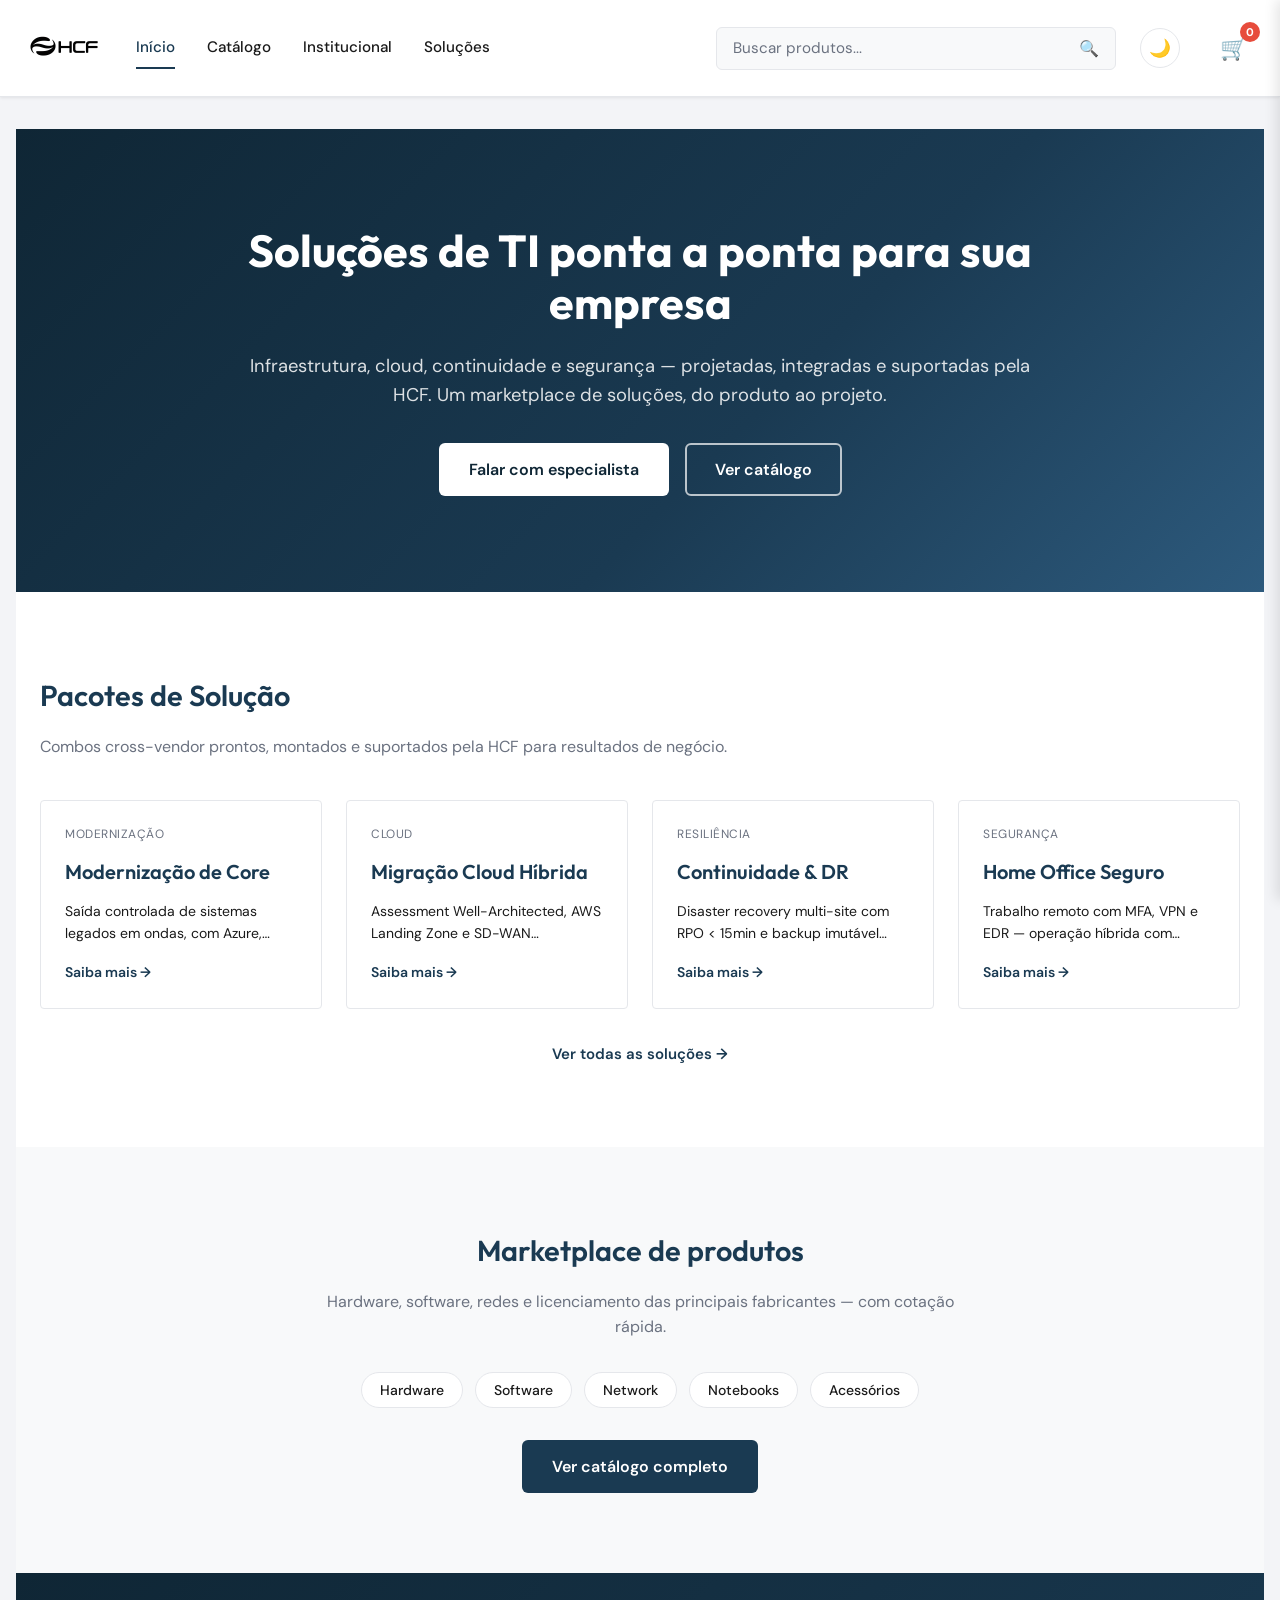
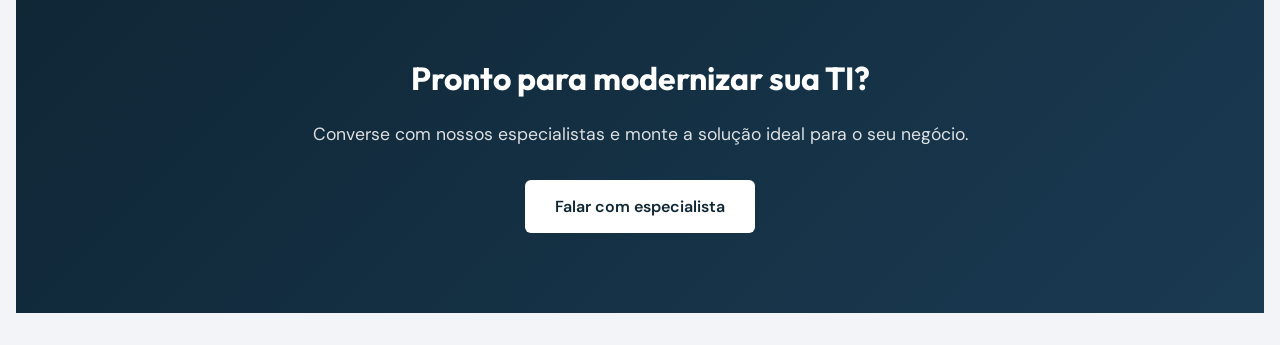
<file: index.html>
<!DOCTYPE html>
<html lang="pt-BR">
<head>
    <meta charset="UTF-8">
    <meta name="viewport" content="width=device-width, initial-scale=1.0">
    <title>HCF - Marketplace de Soluções em TI</title>
    <link rel="icon" type="image/png" href="favicon.png">
    <link rel="stylesheet" href="styles.css">
    <script>
        (function () {
            const saved = localStorage.getItem('theme');
            const prefersDark = window.matchMedia('(prefers-color-scheme: dark)').matches;
            const theme = saved || (prefersDark ? 'dark' : 'light');
            document.documentElement.setAttribute('data-theme', theme);
        })();
    </script>
</head>
<body>
    <!-- Header -->
    <header class="header">
        <div class="header-container">
            <a href="index.html" class="logo">
                <img src="hcf.png" alt="HCF" class="logo-img">
            </a>
            <nav class="nav-tabs">
                <button class="nav-tab active" data-tab="inicio">Início</button>
                <button class="nav-tab" data-tab="catalogo">Catálogo</button>
                <button class="nav-tab" data-tab="institucional">Institucional</button>
                <a href="solucoes.html" class="nav-tab">Soluções</a>
            </nav>
            <div class="header-right">
                <div class="search-box">
                    <input type="text" placeholder="Buscar produtos..." class="search-input">
                    <button class="search-btn">🔍</button>
                </div>
                <button class="theme-toggle" id="theme-toggle" aria-label="Alternar tema">
                    <span class="theme-icon-light">☀️</span>
                    <span class="theme-icon-dark">🌙</span>
                </button>
                <div class="cart-icon-container">
                    <button class="cart-icon" id="cart-btn">
                        🛒
                        <span class="cart-count" id="cart-count">0</span>
                    </button>
                </div>
            </div>
        </div>
    </header>

    <!-- Main Content -->
    <main class="main-content">
        <!-- Aba Início (landing) -->
        <section id="tab-inicio" class="tab-content active">
            <!-- Hero -->
            <section class="home-hero">
                <div class="home-hero-content">
                    <h1>Soluções de TI ponta a ponta para sua empresa</h1>
                    <p>Infraestrutura, cloud, continuidade e segurança — projetadas, integradas e suportadas pela HCF. Um marketplace de soluções, do produto ao projeto.</p>
                    <div class="home-hero-actions">
                        <button class="btn-on-dark" data-goto-tab="institucional">Falar com especialista</button>
                        <button class="btn-outline" data-goto-tab="catalogo">Ver catálogo</button>
                    </div>
                </div>
            </section>

            <!-- Pilares de Solução -->
            <section class="solutions-section pilares-section">
                <div class="container">
                    <h2>Pacotes de Solução</h2>
                    <p class="section-subtitle">Combos cross-vendor prontos, montados e suportados pela HCF para resultados de negócio.</p>
                    <div class="solutions-grid pilares-grid">
                        <a class="solution-card pilar-card" href="pacote-modernizacao-core.html">
                            <span class="solution-category">Modernização</span>
                            <h3>Modernização de Core</h3>
                            <p>Saída controlada de sistemas legados em ondas, com Azure, Dynamics 365 e rollback testado.</p>
                            <span class="pilar-link">Saiba mais →</span>
                        </a>
                        <a class="solution-card pilar-card" href="pacote-migracao-cloud-hibrida.html">
                            <span class="solution-category">Cloud</span>
                            <h3>Migração Cloud Híbrida</h3>
                            <p>Assessment Well-Architected, AWS Landing Zone e SD-WAN orquestrando workloads críticos.</p>
                            <span class="pilar-link">Saiba mais →</span>
                        </a>
                        <a class="solution-card pilar-card" href="pacote-continuidade-dr.html">
                            <span class="solution-category">Resiliência</span>
                            <h3>Continuidade &amp; DR</h3>
                            <p>Disaster recovery multi-site com RPO &lt; 15min e backup imutável anti-ransomware.</p>
                            <span class="pilar-link">Saiba mais →</span>
                        </a>
                        <a class="solution-card pilar-card" href="pacote-home-office-seguro.html">
                            <span class="solution-category">Segurança</span>
                            <h3>Home Office Seguro</h3>
                            <p>Trabalho remoto com MFA, VPN e EDR — operação híbrida com auditoria completa.</p>
                            <span class="pilar-link">Saiba mais →</span>
                        </a>
                    </div>
                    <div class="section-footer-link">
                        <a href="solucoes.html">Ver todas as soluções →</a>
                    </div>
                </div>
            </section>

            <!-- Catálogo em destaque -->
            <section class="catalogo-destaque">
                <div class="container">
                    <h2>Marketplace de produtos</h2>
                    <p class="section-subtitle">Hardware, software, redes e licenciamento das principais fabricantes — com cotação rápida.</p>
                    <div class="catalogo-destaque-chips">
                        <button class="destaque-chip" data-goto-tab="catalogo">Hardware</button>
                        <button class="destaque-chip" data-goto-tab="catalogo">Software</button>
                        <button class="destaque-chip" data-goto-tab="catalogo">Network</button>
                        <button class="destaque-chip" data-goto-tab="catalogo">Notebooks</button>
                        <button class="destaque-chip" data-goto-tab="catalogo">Acessórios</button>
                    </div>
                    <button class="btn-primary" data-goto-tab="catalogo">Ver catálogo completo</button>
                </div>
            </section>

            <!-- CTA final -->
            <section class="home-cta">
                <div class="container">
                    <h2>Pronto para modernizar sua TI?</h2>
                    <p>Converse com nossos especialistas e monte a solução ideal para o seu negócio.</p>
                    <button class="btn-primary btn-on-dark" data-goto-tab="institucional">Falar com especialista</button>
                </div>
            </section>
        </section>

        <!-- Aba Catálogo -->
        <section id="tab-catalogo" class="tab-content">
            <section class="catalog">
                <h2>Catálogo de Produtos</h2>
                <div class="category-tabs-container">
                    <div class="category-tabs" id="category-tabs">
                        <!-- Abas de categoria inseridas via JavaScript -->
                    </div>
                </div>
                <div class="products-grid" id="products-grid">
                    <!-- Produtos inseridos via JavaScript -->
                </div>
            </section>
        </section>

        <!-- Aba Institucional -->
        <section id="tab-institucional" class="tab-content">
            <section class="institucional">
                <div class="institucional-header">
                    <h2>Sobre a HCF</h2>
                    <p class="subtitle">Empresa brasileira especializada em soluções de tecnologia da informação</p>
                </div>

                <div class="institucional-grid">
                    <!-- Sobre -->
                    <div class="institucional-card">
                        <h3>Quem Somos</h3>
                        <p>A HCF é uma empresa brasileira com presença nacional, especializada em soluções completas de tecnologia da informação. Com mais de 10 anos de operação, transformamos e avançamos negócios através da inovação e confiança.</p>
                    </div>

                    <!-- Missão -->
                    <div class="institucional-card">
                        <h3>Nossa Missão</h3>
                        <p>Transformar e avançar empresas através de soluções inovadoras de tecnologia, com trabalho colaborativo e dedicado que prioriza o sucesso do cliente como força motriz.</p>
                    </div>

                    <!-- Visão -->
                    <div class="institucional-card">
                        <h3>Nossa Visão</h3>
                        <p>Ser a referência em soluções de tecnologia da informação no Brasil, entregando inovação e confiança às empresas de todos os tamanhos e setores, independente de localização.</p>
                    </div>

                    <!-- Satisfação -->
                    <div class="institucional-card highlight">
                        <h3>📊 99% de Satisfação</h3>
                        <p>Nossos clientes confiam em nós e comprovam sua satisfação. Essa é a métrica que mais nos importa.</p>
                    </div>
                </div>

                <div class="pillars-section">
                    <h3>Nossos Pilares de Atuação</h3>
                    <div class="pillars-grid">
                        <div class="pillar">
                            <div class="pillar-icon">🌐</div>
                            <h4>Networking</h4>
                            <p>Soluções de conectividade e infraestrutura de rede de alta performance</p>
                        </div>
                        <div class="pillar">
                            <div class="pillar-icon">🖥️</div>
                            <h4>Datacenter</h4>
                            <p>Infraestrutura, servidores e sistemas de armazenamento robusto</p>
                        </div>
                        <div class="pillar">
                            <div class="pillar-icon">🔒</div>
                            <h4>Continuidade</h4>
                            <p>Backup, disaster recovery e soluções para proteção de dados</p>
                        </div>
                        <div class="pillar">
                            <div class="pillar-icon">🛡️</div>
                            <h4>Cyber Security</h4>
                            <p>Segurança avançada com monitoramento e prevenção de incidentes</p>
                        </div>
                    </div>
                </div>

                <div class="certifications-section">
                    <h3>Certificações e Parcerias</h3>
                    <div class="certifications-list">
                        <span class="cert-badge">Cisco</span>
                        <span class="cert-badge">Microsoft Azure</span>
                        <span class="cert-badge">Google Cloud</span>
                        <span class="cert-badge">IBM</span>
                        <span class="cert-badge">Lenovo</span>
                        <span class="cert-badge">Trend Micro</span>
                        <span class="cert-badge">Fortinet</span>
                    </div>
                </div>

                <div class="contact-section">
                    <h3>Entre em Contato</h3>
                    <div class="contact-info">
                        <div class="contact-item">
                            <strong>Endereço:</strong><br>
                            Av. Del Rey, 111 - Monte Rey Office<br>
                            SL 414, Torre A - Caiçaras<br>
                            Belo Horizonte/MG - CEP 30.775-240
                        </div>
                        <div class="contact-item">
                            <strong>Telefone:</strong><br>
                            <a href="tel:+553130246099">(31) 3024-6099</a>
                        </div>
                        <div class="contact-item">
                            <strong>Email:</strong><br>
                            <a href="mailto:contato@hcftec.com.br">contato@hcftec.com.br</a>
                        </div>
                        <div class="contact-item">
                            <strong>Redes Sociais:</strong><br>
                            <a href="https://instagram.com/hcf.network" target="_blank">Instagram @hcf.network</a><br>
                            <a href="https://facebook.com/hcf.network" target="_blank">Facebook @hcf.network</a>
                        </div>
                    </div>
                </div>
            </section>
        </section>
    </main>

    <!-- Modal de Detalhes -->
    <div class="modal-overlay" id="modal-overlay">
        <div class="modal-content" id="modal-content">
            <button class="modal-close" id="modal-close">✕</button>
            <!-- Conteúdo do modal inserido via JavaScript -->
        </div>
    </div>

    <!-- Carrinho Sidebar -->
    <aside class="cart-sidebar" id="cart-sidebar">
        <div class="cart-header">
            <h3>Seu Carrinho</h3>
            <button class="cart-close" id="cart-close">✕</button>
        </div>
        <div class="cart-items" id="cart-items">
            <!-- Itens do carrinho inseridos via JavaScript -->
        </div>
        <div class="cart-footer" id="cart-footer">
            <div class="cart-total">
                <strong>Total:</strong>
                <span id="cart-total">R$ 0,00</span>
            </div>
            <button class="btn-checkout" id="btn-checkout">
                ✉️ Solicitar cotação por email
            </button>
        </div>
    </aside>

    <script src="script.js"></script>
</body>
</html>
</file>
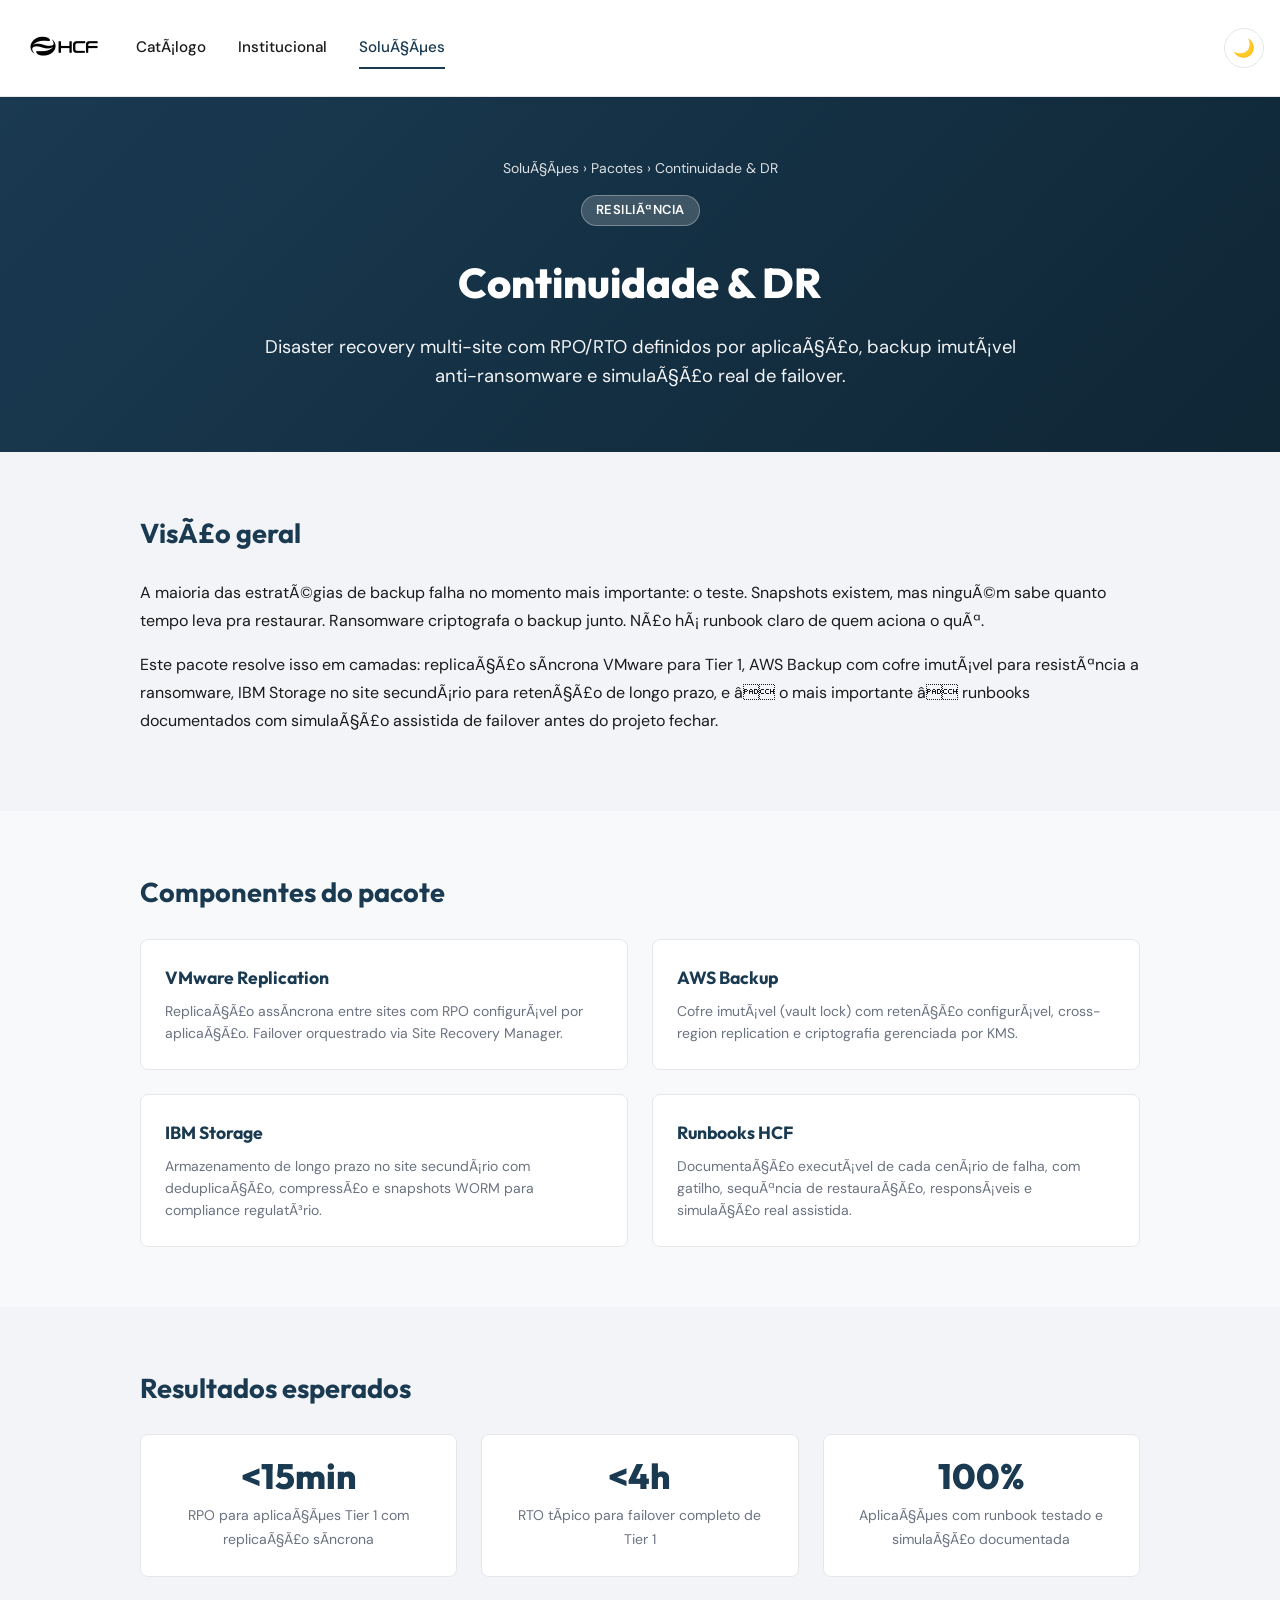
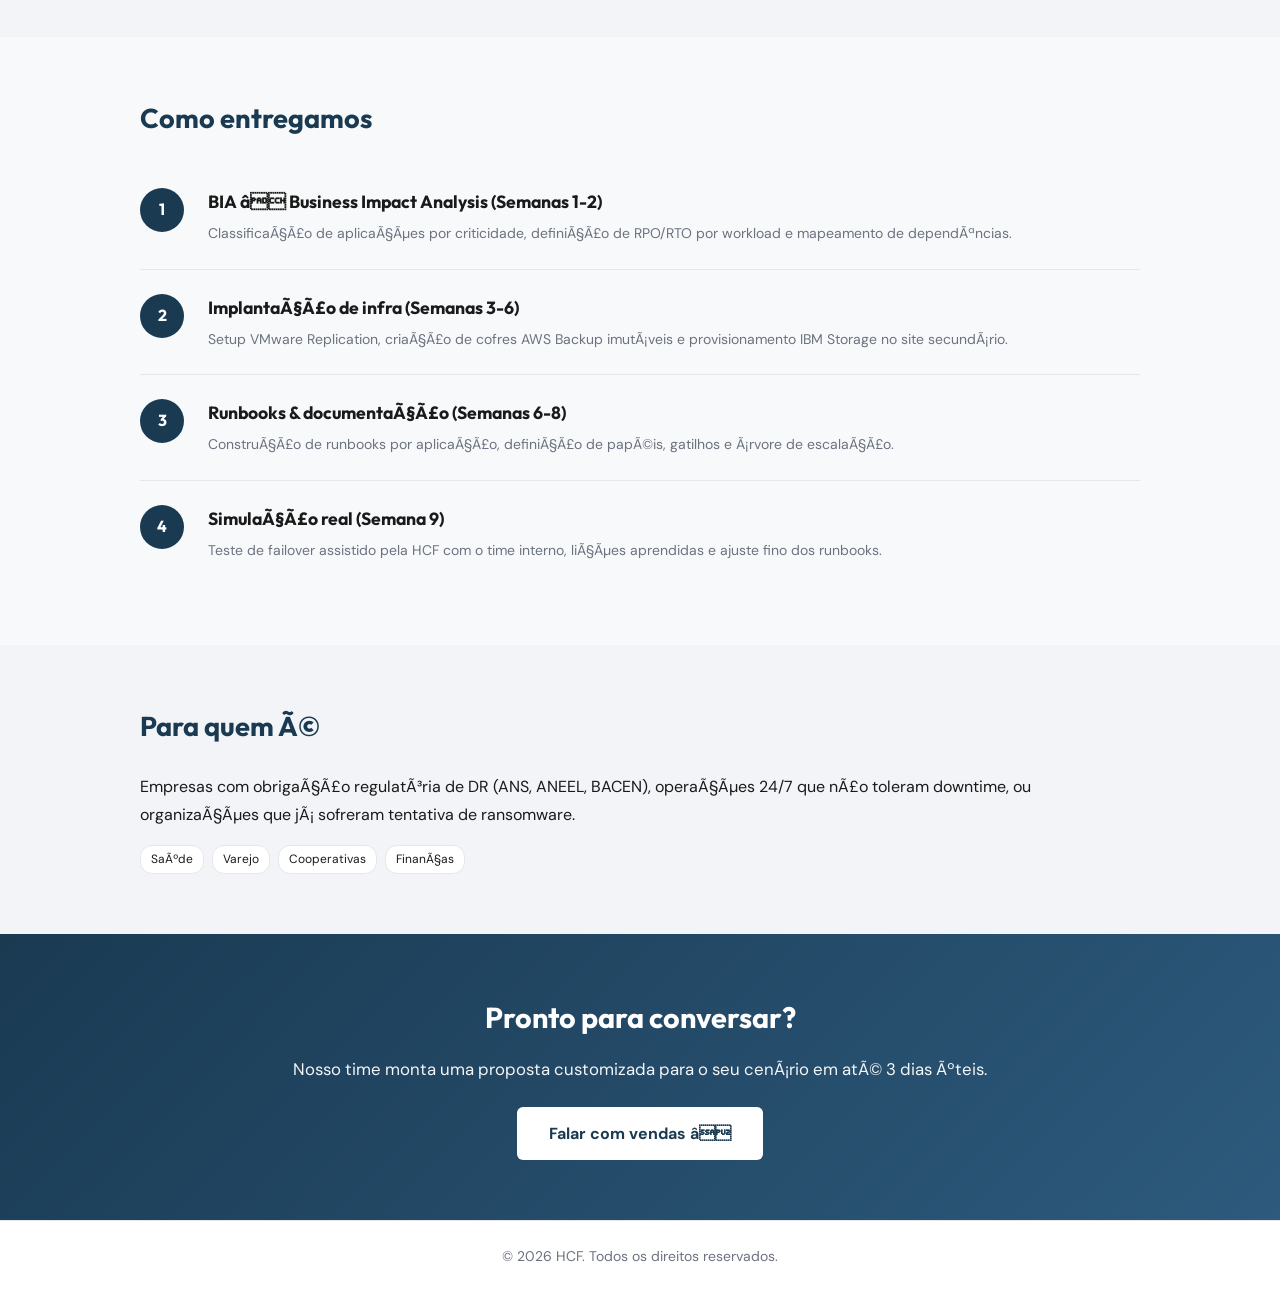
<file: pacote-continuidade-dr.html>
<!DOCTYPE html>
<html lang="pt-BR">
<head>
    <meta charset="UTF-8">
    <meta name="viewport" content="width=device-width, initial-scale=1.0">
    <title>Continuidade & DR - Pacote HCF</title>
    <link rel="icon" type="image/png" href="favicon.png">
    <link rel="stylesheet" href="styles.css">
    <script>
        (function () {
            const saved = localStorage.getItem('theme');
            const prefersDark = window.matchMedia('(prefers-color-scheme: dark)').matches;
            document.documentElement.setAttribute('data-theme', saved || (prefersDark ? 'dark' : 'light'));
        })();
    </script>
</head>
<body>
    <header class="header">
        <div class="header-container">
            <a href="index.html" class="logo">
                <img src="hcf.png" alt="HCF" class="logo-img">
            </a>
            <nav class="nav-tabs">
                <a href="index.html" class="nav-tab">CatÃ¡logo</a>
                <a href="index.html" class="nav-tab">Institucional</a>
                <a href="solucoes.html" class="nav-tab active">SoluÃ§Ãµes</a>
            </nav>
            <div class="header-right">
                <button class="theme-toggle" id="theme-toggle" aria-label="Alternar tema">
                    <span class="theme-icon-light">☀️</span>
                    <span class="theme-icon-dark">🌙</span>
                </button>
            </div>
        </div>
    </header>

    <section class="pkg-hero">
        <div class="container">
            <p class="pkg-breadcrumb"><a href="solucoes.html">SoluÃ§Ãµes</a> &rsaquo; Pacotes &rsaquo; Continuidade &amp; DR</p>
            <span class="pkg-hero-tag">ResiliÃªncia</span>
            <h1>Continuidade &amp; DR</h1>
            <p class="pkg-pitch">Disaster recovery multi-site com RPO/RTO definidos por aplicaÃ§Ã£o, backup imutÃ¡vel anti-ransomware e simulaÃ§Ã£o real de failover.</p>
        </div>
    </section>

    <section class="pkg-section">
        <div class="container">
            <h2>VisÃ£o geral</h2>
            <p>A maioria das estratÃ©gias de backup falha no momento mais importante: o teste. Snapshots existem, mas ninguÃ©m sabe quanto tempo leva pra restaurar. Ransomware criptografa o backup junto. NÃ£o hÃ¡ runbook claro de quem aciona o quÃª.</p>
            <p>Este pacote resolve isso em camadas: replicaÃ§Ã£o sÃ­ncrona VMware para Tier 1, AWS Backup com cofre imutÃ¡vel para resistÃªncia a ransomware, IBM Storage no site secundÃ¡rio para retenÃ§Ã£o de longo prazo, e â o mais importante â runbooks documentados com simulaÃ§Ã£o assistida de failover antes do projeto fechar.</p>
        </div>
    </section>

    <section class="pkg-section alt">
        <div class="container">
            <h2>Componentes do pacote</h2>
            <div class="pkg-components-grid">
                <div class="pkg-component">
                    <h3>VMware Replication</h3>
                    <p>ReplicaÃ§Ã£o assÃ­ncrona entre sites com RPO configurÃ¡vel por aplicaÃ§Ã£o. Failover orquestrado via Site Recovery Manager.</p>
                </div>
                <div class="pkg-component">
                    <h3>AWS Backup</h3>
                    <p>Cofre imutÃ¡vel (vault lock) com retenÃ§Ã£o configurÃ¡vel, cross-region replication e criptografia gerenciada por KMS.</p>
                </div>
                <div class="pkg-component">
                    <h3>IBM Storage</h3>
                    <p>Armazenamento de longo prazo no site secundÃ¡rio com deduplicaÃ§Ã£o, compressÃ£o e snapshots WORM para compliance regulatÃ³rio.</p>
                </div>
                <div class="pkg-component">
                    <h3>Runbooks HCF</h3>
                    <p>DocumentaÃ§Ã£o executÃ¡vel de cada cenÃ¡rio de falha, com gatilho, sequÃªncia de restauraÃ§Ã£o, responsÃ¡veis e simulaÃ§Ã£o real assistida.</p>
                </div>
            </div>
        </div>
    </section>

    <section class="pkg-section">
        <div class="container">
            <h2>Resultados esperados</h2>
            <div class="pkg-outcomes">
                <div class="pkg-outcome">
                    <div class="pkg-outcome-number">&lt;15min</div>
                    <p>RPO para aplicaÃ§Ãµes Tier 1 com replicaÃ§Ã£o sÃ­ncrona</p>
                </div>
                <div class="pkg-outcome">
                    <div class="pkg-outcome-number">&lt;4h</div>
                    <p>RTO tÃ­pico para failover completo de Tier 1</p>
                </div>
                <div class="pkg-outcome">
                    <div class="pkg-outcome-number">100%</div>
                    <p>AplicaÃ§Ãµes com runbook testado e simulaÃ§Ã£o documentada</p>
                </div>
            </div>
        </div>
    </section>

    <section class="pkg-section alt">
        <div class="container">
            <h2>Como entregamos</h2>
            <div class="pkg-phases">
                <div class="pkg-phase">
                    <div class="pkg-phase-number"></div>
                    <div class="pkg-phase-body">
                        <h3>BIA â Business Impact Analysis (Semanas 1-2)</h3>
                        <p>ClassificaÃ§Ã£o de aplicaÃ§Ãµes por criticidade, definiÃ§Ã£o de RPO/RTO por workload e mapeamento de dependÃªncias.</p>
                    </div>
                </div>
                <div class="pkg-phase">
                    <div class="pkg-phase-number"></div>
                    <div class="pkg-phase-body">
                        <h3>ImplantaÃ§Ã£o de infra (Semanas 3-6)</h3>
                        <p>Setup VMware Replication, criaÃ§Ã£o de cofres AWS Backup imutÃ¡veis e provisionamento IBM Storage no site secundÃ¡rio.</p>
                    </div>
                </div>
                <div class="pkg-phase">
                    <div class="pkg-phase-number"></div>
                    <div class="pkg-phase-body">
                        <h3>Runbooks &amp; documentaÃ§Ã£o (Semanas 6-8)</h3>
                        <p>ConstruÃ§Ã£o de runbooks por aplicaÃ§Ã£o, definiÃ§Ã£o de papÃ©is, gatilhos e Ã¡rvore de escalaÃ§Ã£o.</p>
                    </div>
                </div>
                <div class="pkg-phase">
                    <div class="pkg-phase-number"></div>
                    <div class="pkg-phase-body">
                        <h3>SimulaÃ§Ã£o real (Semana 9)</h3>
                        <p>Teste de failover assistido pela HCF com o time interno, liÃ§Ãµes aprendidas e ajuste fino dos runbooks.</p>
                    </div>
                </div>
            </div>
        </div>
    </section>

    <section class="pkg-section">
        <div class="container">
            <h2>Para quem Ã©</h2>
            <p>Empresas com obrigaÃ§Ã£o regulatÃ³ria de DR (ANS, ANEEL, BACEN), operaÃ§Ãµes 24/7 que nÃ£o toleram downtime, ou organizaÃ§Ãµes que jÃ¡ sofreram tentativa de ransomware.</p>
            <div class="pkg-segments">
                <span class="component-chip">SaÃºde</span>
                <span class="component-chip">Varejo</span>
                <span class="component-chip">Cooperativas</span>
                <span class="component-chip">FinanÃ§as</span>
            </div>
        </div>
    </section>

    <section class="pkg-cta">
        <div class="container">
            <h2>Pronto para conversar?</h2>
            <p>Nosso time monta uma proposta customizada para o seu cenÃ¡rio em atÃ© 3 dias Ãºteis.</p>
            <a href="mailto:vendas@hcftec.br?subject=Interesse%20no%20pacote%20Continuidade%20e%20DR&body=Ol%C3%A1%2C%20gostaria%20de%20receber%20uma%20proposta%20para%20o%20pacote%20Continuidade%20e%20DR." class="pkg-cta-btn">Falar com vendas â</a>
        </div>
    </section>

    <footer class="footer">
        <p>&copy; 2026 HCF. Todos os direitos reservados.</p>
    </footer>

    <script>
        document.getElementById('theme-toggle').addEventListener('click', () => {
            const current = document.documentElement.getAttribute('data-theme');
            const next = current === 'dark' ? 'light' : 'dark';
            document.documentElement.setAttribute('data-theme', next);
            localStorage.setItem('theme', next);
        });
    </script>
</body>
</html>
</file>
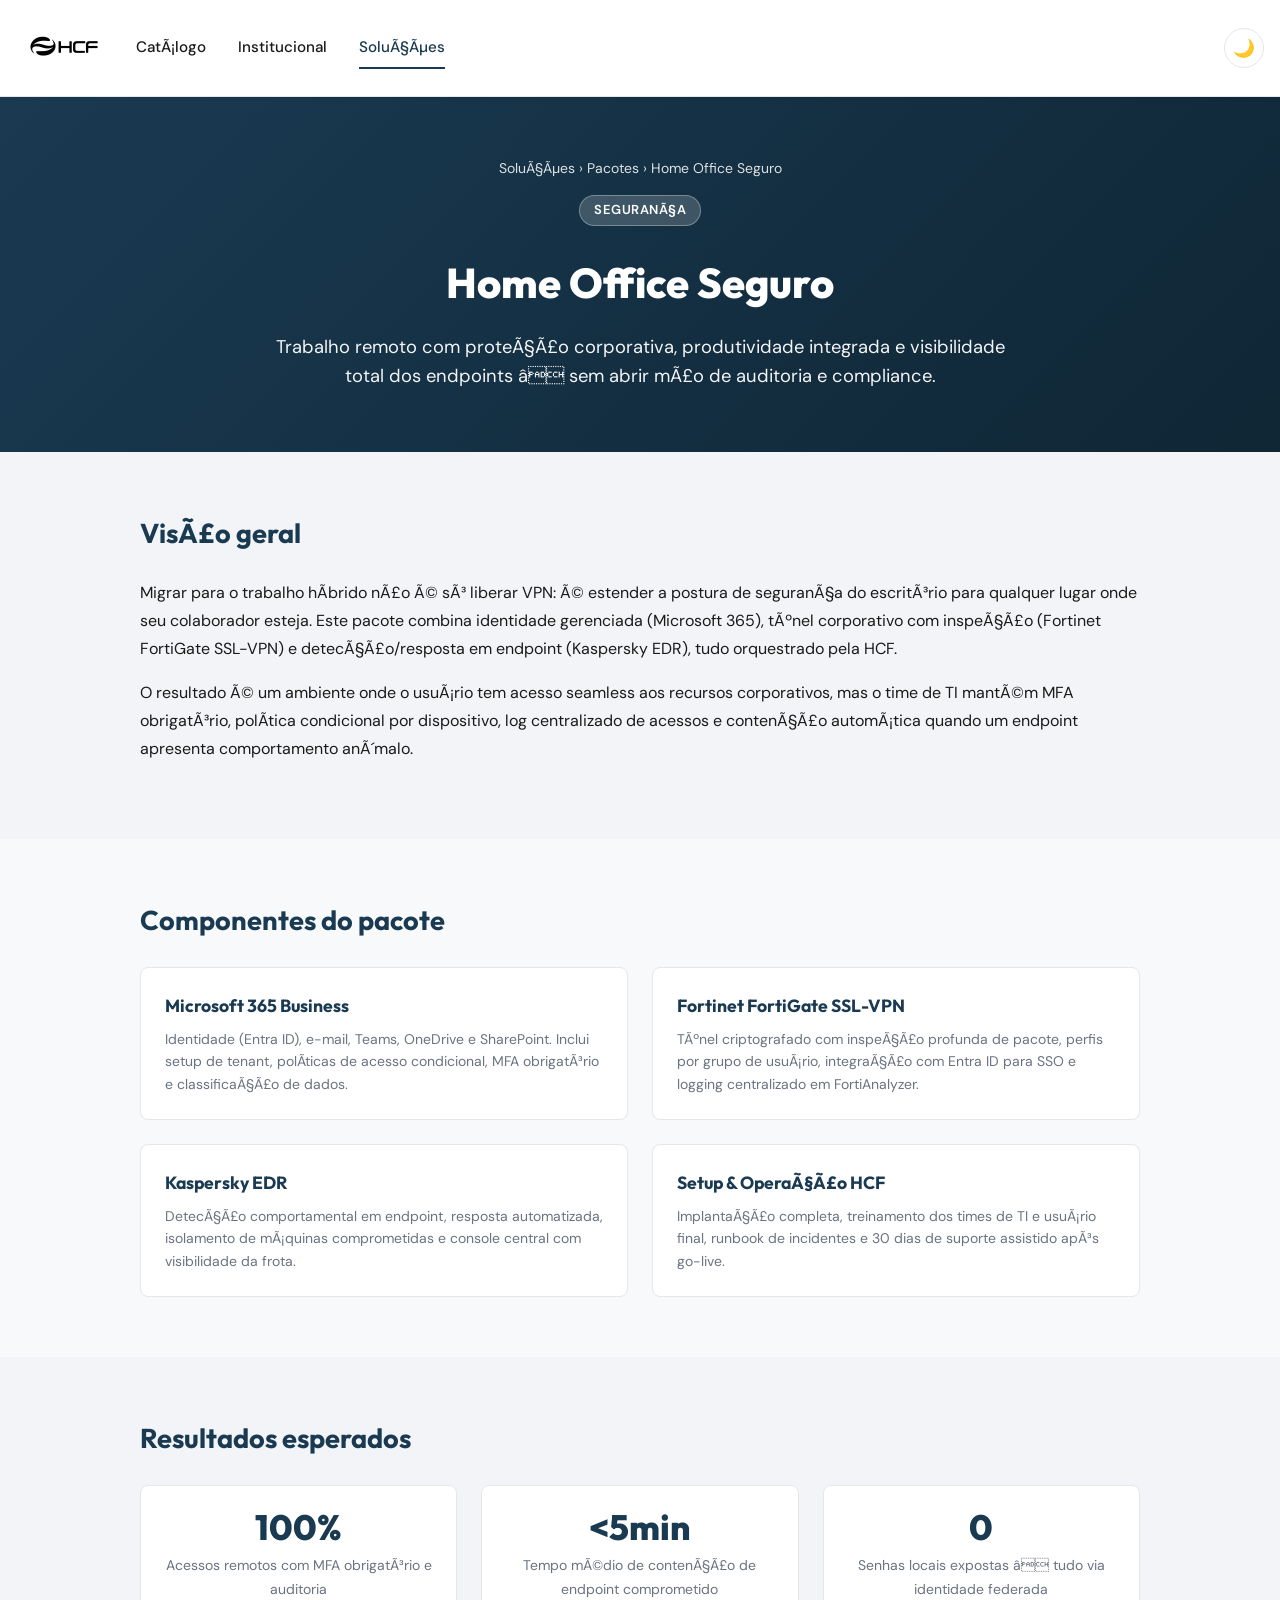
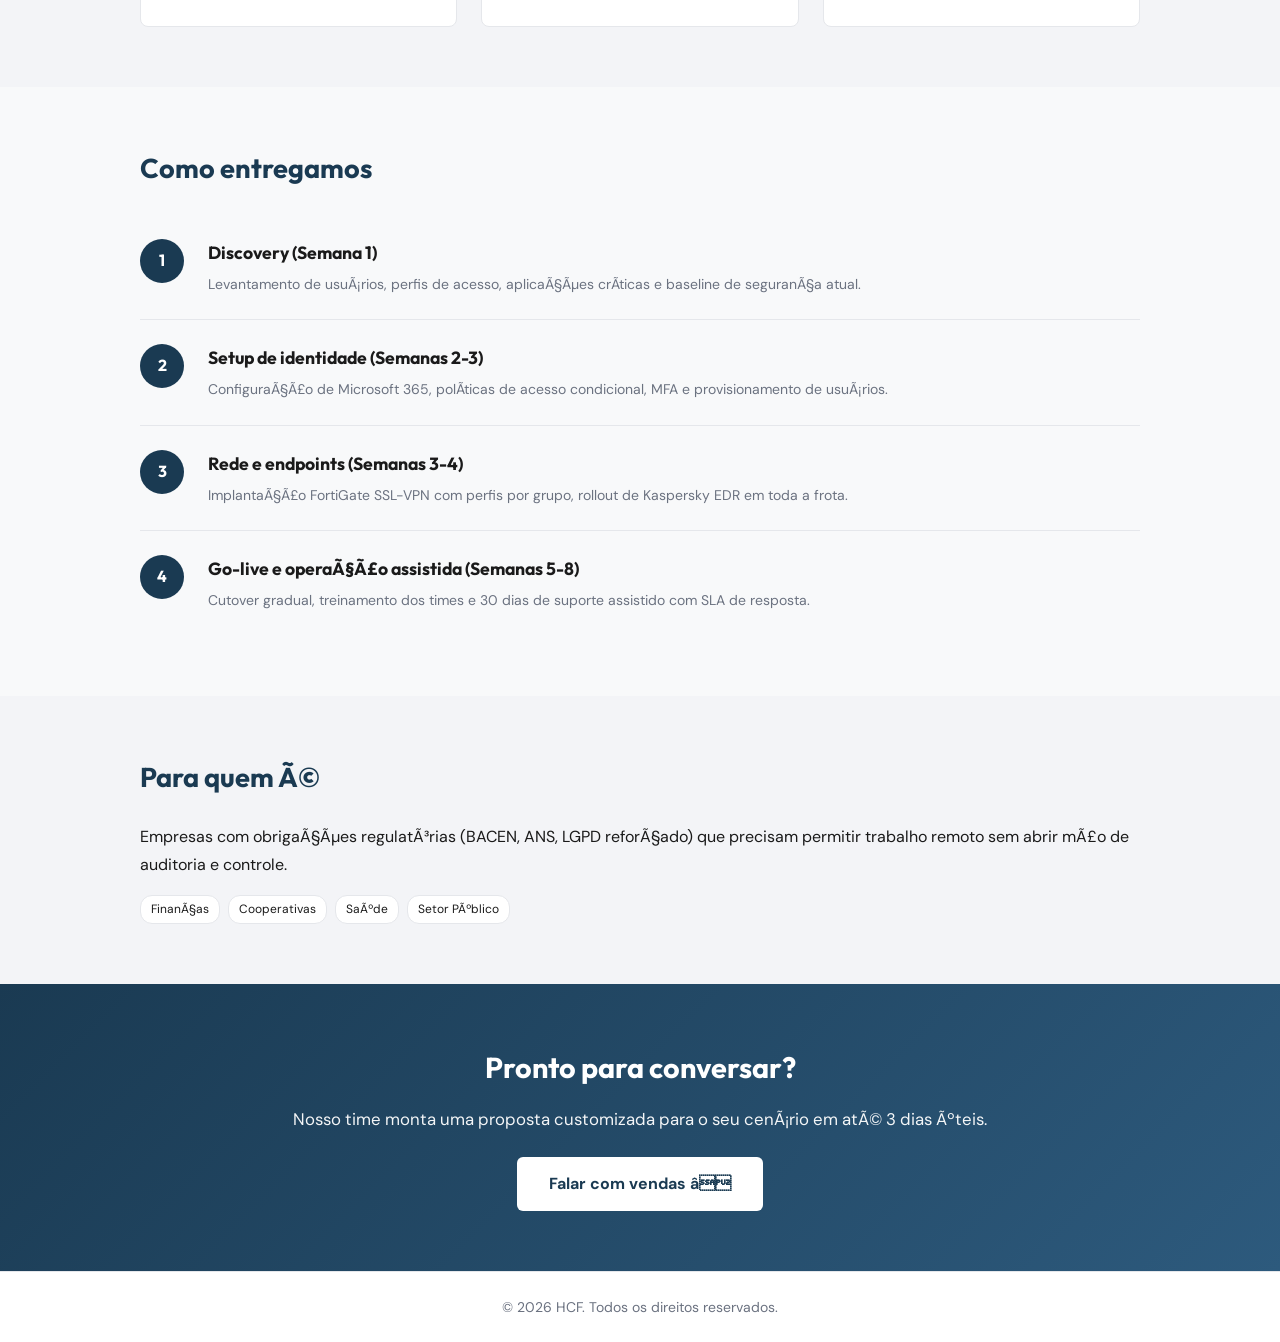
<file: pacote-home-office-seguro.html>
<!DOCTYPE html>
<html lang="pt-BR">
<head>
    <meta charset="UTF-8">
    <meta name="viewport" content="width=device-width, initial-scale=1.0">
    <title>Home Office Seguro - Pacote HCF</title>
    <link rel="icon" type="image/png" href="favicon.png">
    <link rel="stylesheet" href="styles.css">
    <script>
        (function () {
            const saved = localStorage.getItem('theme');
            const prefersDark = window.matchMedia('(prefers-color-scheme: dark)').matches;
            document.documentElement.setAttribute('data-theme', saved || (prefersDark ? 'dark' : 'light'));
        })();
    </script>
</head>
<body>
    <header class="header">
        <div class="header-container">
            <a href="index.html" class="logo">
                <img src="hcf.png" alt="HCF" class="logo-img">
            </a>
            <nav class="nav-tabs">
                <a href="index.html" class="nav-tab">CatÃ¡logo</a>
                <a href="index.html" class="nav-tab">Institucional</a>
                <a href="solucoes.html" class="nav-tab active">SoluÃ§Ãµes</a>
            </nav>
            <div class="header-right">
                <button class="theme-toggle" id="theme-toggle" aria-label="Alternar tema">
                    <span class="theme-icon-light">☀️</span>
                    <span class="theme-icon-dark">🌙</span>
                </button>
            </div>
        </div>
    </header>

    <section class="pkg-hero">
        <div class="container">
            <p class="pkg-breadcrumb"><a href="solucoes.html">SoluÃ§Ãµes</a> &rsaquo; Pacotes &rsaquo; Home Office Seguro</p>
            <span class="pkg-hero-tag">SeguranÃ§a</span>
            <h1>Home Office Seguro</h1>
            <p class="pkg-pitch">Trabalho remoto com proteÃ§Ã£o corporativa, produtividade integrada e visibilidade total dos endpoints â sem abrir mÃ£o de auditoria e compliance.</p>
        </div>
    </section>

    <section class="pkg-section">
        <div class="container">
            <h2>VisÃ£o geral</h2>
            <p>Migrar para o trabalho hÃ­brido nÃ£o Ã© sÃ³ liberar VPN: Ã© estender a postura de seguranÃ§a do escritÃ³rio para qualquer lugar onde seu colaborador esteja. Este pacote combina identidade gerenciada (Microsoft 365), tÃºnel corporativo com inspeÃ§Ã£o (Fortinet FortiGate SSL-VPN) e detecÃ§Ã£o/resposta em endpoint (Kaspersky EDR), tudo orquestrado pela HCF.</p>
            <p>O resultado Ã© um ambiente onde o usuÃ¡rio tem acesso seamless aos recursos corporativos, mas o time de TI mantÃ©m MFA obrigatÃ³rio, polÃ­tica condicional por dispositivo, log centralizado de acessos e contenÃ§Ã£o automÃ¡tica quando um endpoint apresenta comportamento anÃ´malo.</p>
        </div>
    </section>

    <section class="pkg-section alt">
        <div class="container">
            <h2>Componentes do pacote</h2>
            <div class="pkg-components-grid">
                <div class="pkg-component">
                    <h3>Microsoft 365 Business</h3>
                    <p>Identidade (Entra ID), e-mail, Teams, OneDrive e SharePoint. Inclui setup de tenant, polÃ­ticas de acesso condicional, MFA obrigatÃ³rio e classificaÃ§Ã£o de dados.</p>
                </div>
                <div class="pkg-component">
                    <h3>Fortinet FortiGate SSL-VPN</h3>
                    <p>TÃºnel criptografado com inspeÃ§Ã£o profunda de pacote, perfis por grupo de usuÃ¡rio, integraÃ§Ã£o com Entra ID para SSO e logging centralizado em FortiAnalyzer.</p>
                </div>
                <div class="pkg-component">
                    <h3>Kaspersky EDR</h3>
                    <p>DetecÃ§Ã£o comportamental em endpoint, resposta automatizada, isolamento de mÃ¡quinas comprometidas e console central com visibilidade da frota.</p>
                </div>
                <div class="pkg-component">
                    <h3>Setup &amp; OperaÃ§Ã£o HCF</h3>
                    <p>ImplantaÃ§Ã£o completa, treinamento dos times de TI e usuÃ¡rio final, runbook de incidentes e 30 dias de suporte assistido apÃ³s go-live.</p>
                </div>
            </div>
        </div>
    </section>

    <section class="pkg-section">
        <div class="container">
            <h2>Resultados esperados</h2>
            <div class="pkg-outcomes">
                <div class="pkg-outcome">
                    <div class="pkg-outcome-number">100%</div>
                    <p>Acessos remotos com MFA obrigatÃ³rio e auditoria</p>
                </div>
                <div class="pkg-outcome">
                    <div class="pkg-outcome-number">&lt;5min</div>
                    <p>Tempo mÃ©dio de contenÃ§Ã£o de endpoint comprometido</p>
                </div>
                <div class="pkg-outcome">
                    <div class="pkg-outcome-number">0</div>
                    <p>Senhas locais expostas â tudo via identidade federada</p>
                </div>
            </div>
        </div>
    </section>

    <section class="pkg-section alt">
        <div class="container">
            <h2>Como entregamos</h2>
            <div class="pkg-phases">
                <div class="pkg-phase">
                    <div class="pkg-phase-number"></div>
                    <div class="pkg-phase-body">
                        <h3>Discovery (Semana 1)</h3>
                        <p>Levantamento de usuÃ¡rios, perfis de acesso, aplicaÃ§Ãµes crÃ­ticas e baseline de seguranÃ§a atual.</p>
                    </div>
                </div>
                <div class="pkg-phase">
                    <div class="pkg-phase-number"></div>
                    <div class="pkg-phase-body">
                        <h3>Setup de identidade (Semanas 2-3)</h3>
                        <p>ConfiguraÃ§Ã£o de Microsoft 365, polÃ­ticas de acesso condicional, MFA e provisionamento de usuÃ¡rios.</p>
                    </div>
                </div>
                <div class="pkg-phase">
                    <div class="pkg-phase-number"></div>
                    <div class="pkg-phase-body">
                        <h3>Rede e endpoints (Semanas 3-4)</h3>
                        <p>ImplantaÃ§Ã£o FortiGate SSL-VPN com perfis por grupo, rollout de Kaspersky EDR em toda a frota.</p>
                    </div>
                </div>
                <div class="pkg-phase">
                    <div class="pkg-phase-number"></div>
                    <div class="pkg-phase-body">
                        <h3>Go-live e operaÃ§Ã£o assistida (Semanas 5-8)</h3>
                        <p>Cutover gradual, treinamento dos times e 30 dias de suporte assistido com SLA de resposta.</p>
                    </div>
                </div>
            </div>
        </div>
    </section>

    <section class="pkg-section">
        <div class="container">
            <h2>Para quem Ã©</h2>
            <p>Empresas com obrigaÃ§Ãµes regulatÃ³rias (BACEN, ANS, LGPD reforÃ§ado) que precisam permitir trabalho remoto sem abrir mÃ£o de auditoria e controle.</p>
            <div class="pkg-segments">
                <span class="component-chip">FinanÃ§as</span>
                <span class="component-chip">Cooperativas</span>
                <span class="component-chip">SaÃºde</span>
                <span class="component-chip">Setor PÃºblico</span>
            </div>
        </div>
    </section>

    <section class="pkg-cta">
        <div class="container">
            <h2>Pronto para conversar?</h2>
            <p>Nosso time monta uma proposta customizada para o seu cenÃ¡rio em atÃ© 3 dias Ãºteis.</p>
            <a href="mailto:vendas@hcftec.br?subject=Interesse%20no%20pacote%20Home%20Office%20Seguro&body=Ol%C3%A1%2C%20gostaria%20de%20receber%20uma%20proposta%20para%20o%20pacote%20Home%20Office%20Seguro." class="pkg-cta-btn">Falar com vendas â</a>
        </div>
    </section>

    <footer class="footer">
        <p>&copy; 2026 HCF. Todos os direitos reservados.</p>
    </footer>

    <script>
        document.getElementById('theme-toggle').addEventListener('click', () => {
            const current = document.documentElement.getAttribute('data-theme');
            const next = current === 'dark' ? 'light' : 'dark';
            document.documentElement.setAttribute('data-theme', next);
            localStorage.setItem('theme', next);
        });
    </script>
</body>
</html>
</file>
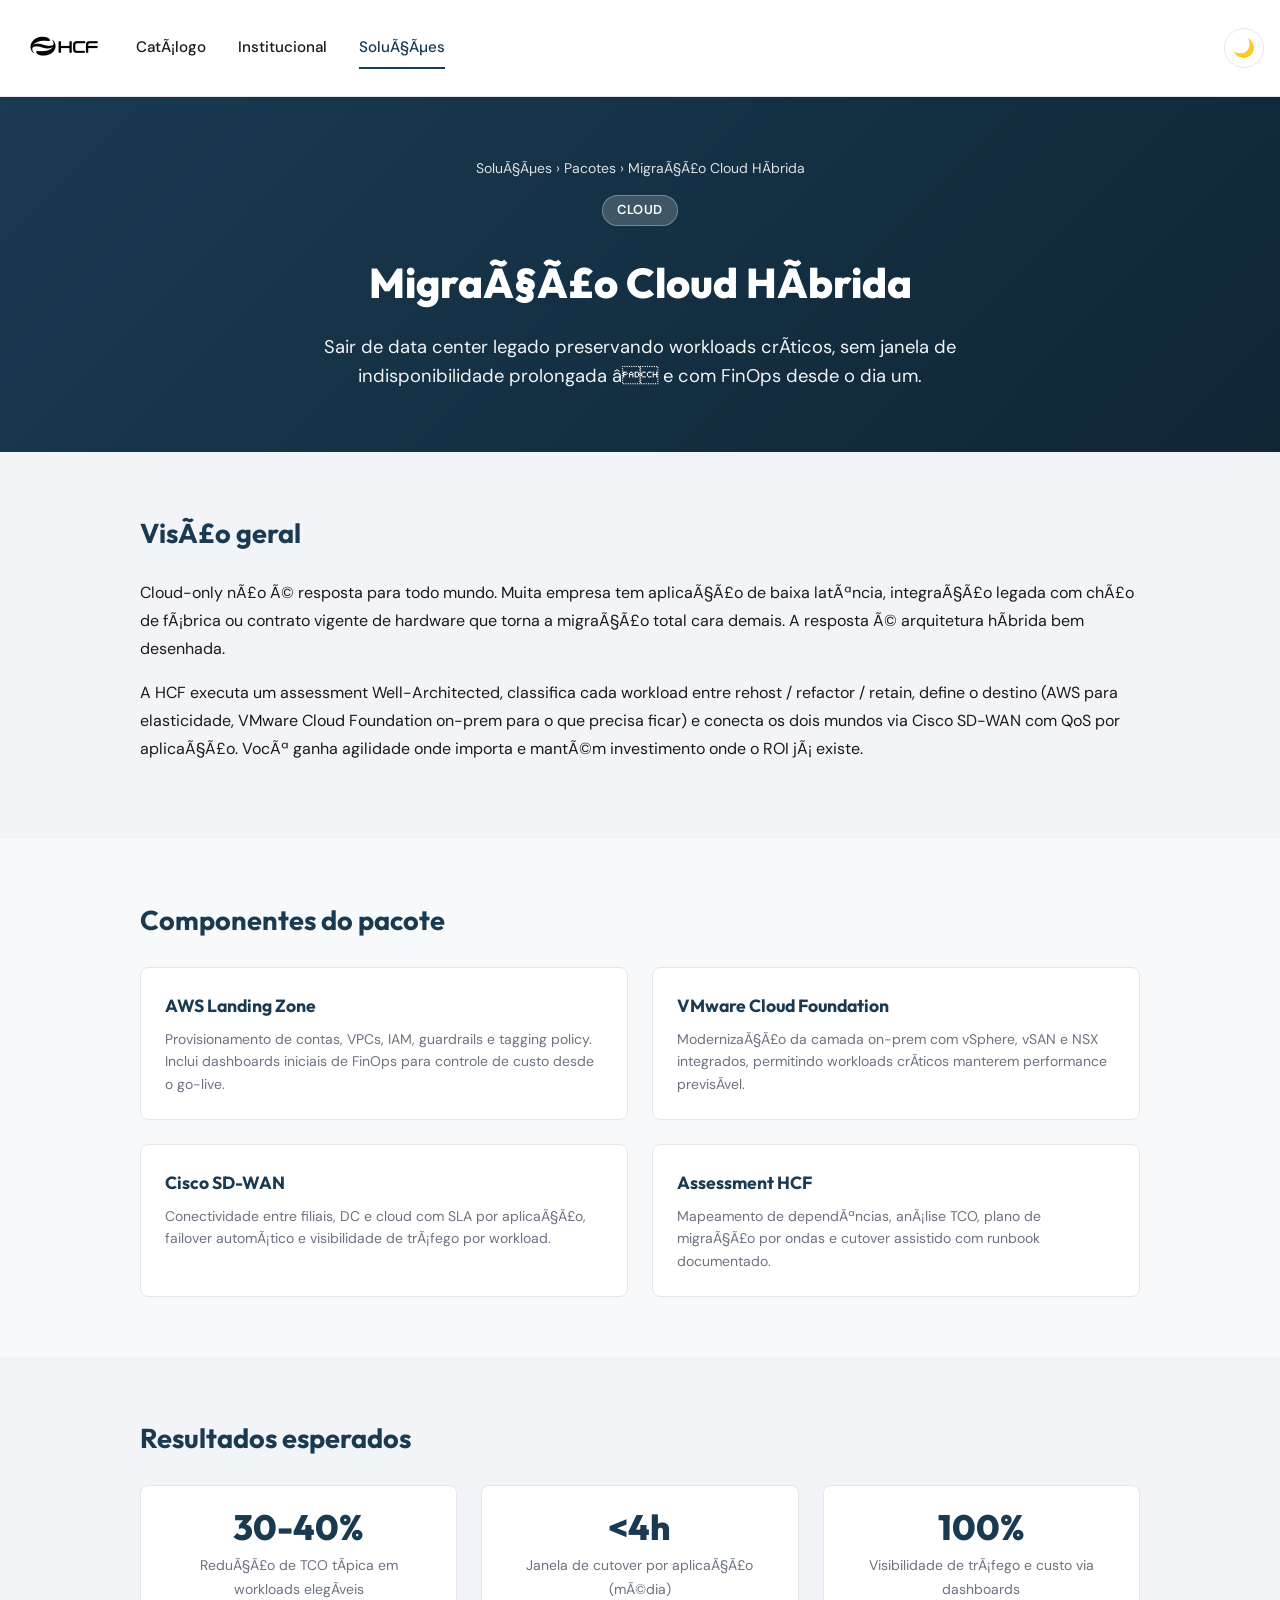
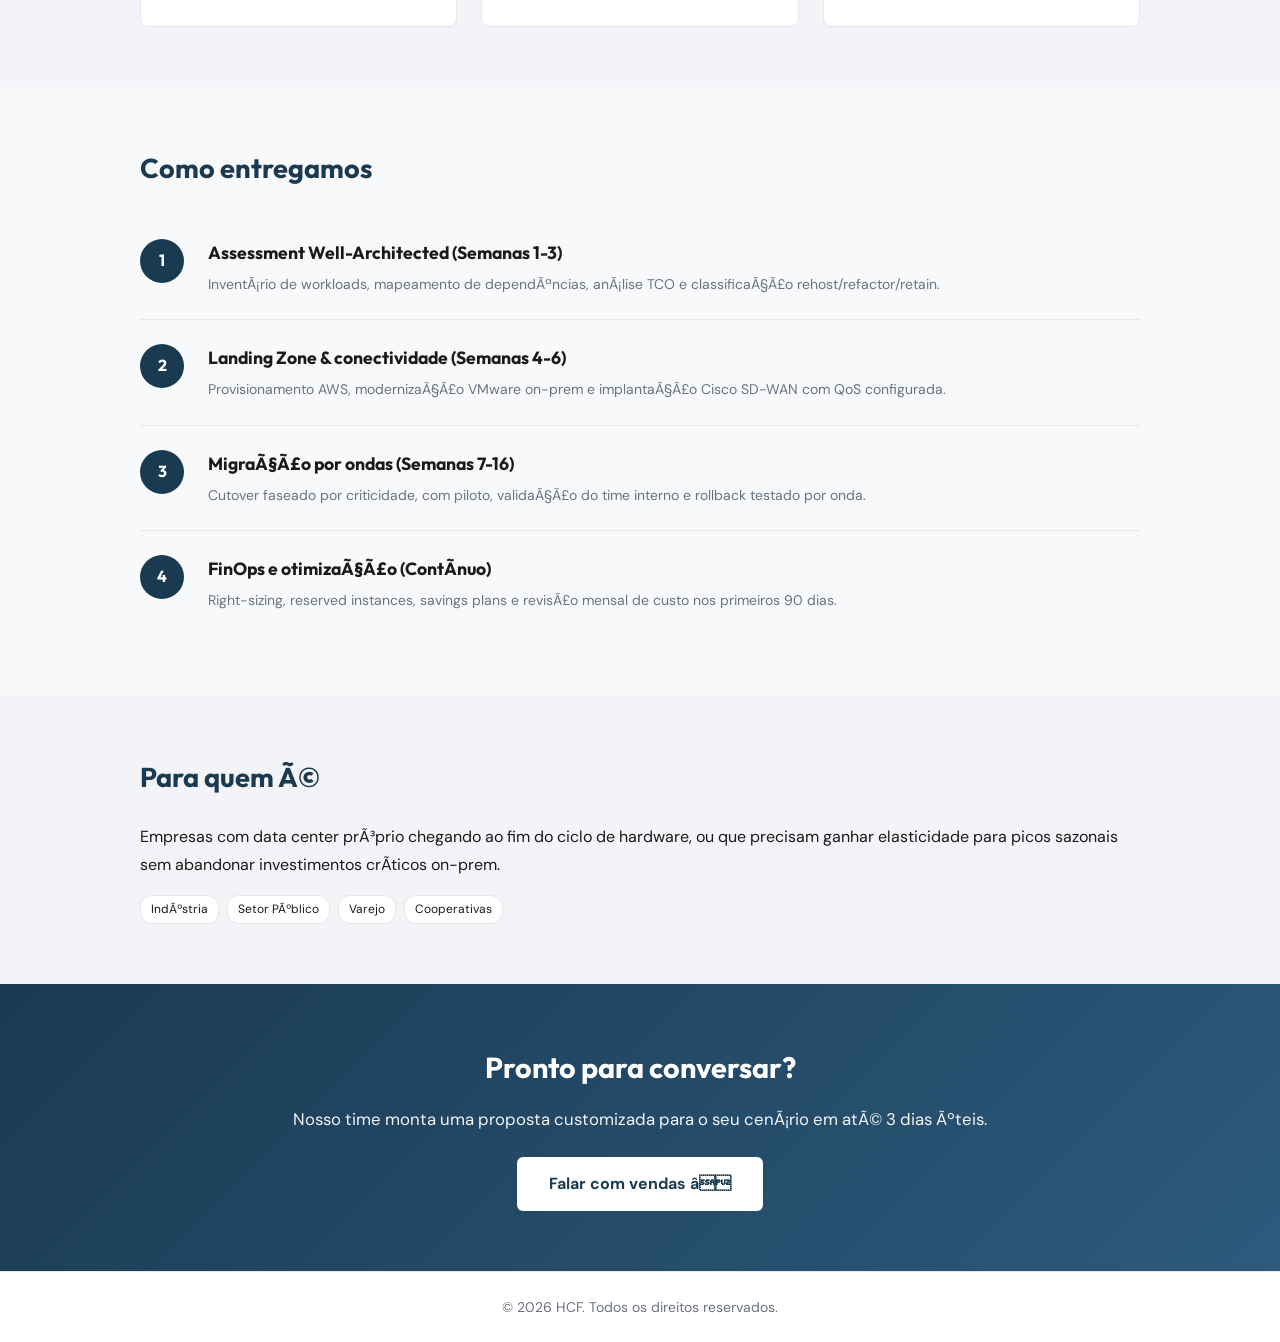
<file: pacote-migracao-cloud-hibrida.html>
<!DOCTYPE html>
<html lang="pt-BR">
<head>
    <meta charset="UTF-8">
    <meta name="viewport" content="width=device-width, initial-scale=1.0">
    <title>MigraÃ§Ã£o Cloud HÃ­brida - Pacote HCF</title>
    <link rel="icon" type="image/png" href="favicon.png">
    <link rel="stylesheet" href="styles.css">
    <script>
        (function () {
            const saved = localStorage.getItem('theme');
            const prefersDark = window.matchMedia('(prefers-color-scheme: dark)').matches;
            document.documentElement.setAttribute('data-theme', saved || (prefersDark ? 'dark' : 'light'));
        })();
    </script>
</head>
<body>
    <header class="header">
        <div class="header-container">
            <a href="index.html" class="logo">
                <img src="hcf.png" alt="HCF" class="logo-img">
            </a>
            <nav class="nav-tabs">
                <a href="index.html" class="nav-tab">CatÃ¡logo</a>
                <a href="index.html" class="nav-tab">Institucional</a>
                <a href="solucoes.html" class="nav-tab active">SoluÃ§Ãµes</a>
            </nav>
            <div class="header-right">
                <button class="theme-toggle" id="theme-toggle" aria-label="Alternar tema">
                    <span class="theme-icon-light">☀️</span>
                    <span class="theme-icon-dark">🌙</span>
                </button>
            </div>
        </div>
    </header>

    <section class="pkg-hero">
        <div class="container">
            <p class="pkg-breadcrumb"><a href="solucoes.html">SoluÃ§Ãµes</a> &rsaquo; Pacotes &rsaquo; MigraÃ§Ã£o Cloud HÃ­brida</p>
            <span class="pkg-hero-tag">Cloud</span>
            <h1>MigraÃ§Ã£o Cloud HÃ­brida</h1>
            <p class="pkg-pitch">Sair de data center legado preservando workloads crÃ­ticos, sem janela de indisponibilidade prolongada â e com FinOps desde o dia um.</p>
        </div>
    </section>

    <section class="pkg-section">
        <div class="container">
            <h2>VisÃ£o geral</h2>
            <p>Cloud-only nÃ£o Ã© resposta para todo mundo. Muita empresa tem aplicaÃ§Ã£o de baixa latÃªncia, integraÃ§Ã£o legada com chÃ£o de fÃ¡brica ou contrato vigente de hardware que torna a migraÃ§Ã£o total cara demais. A resposta Ã© arquitetura hÃ­brida bem desenhada.</p>
            <p>A HCF executa um assessment Well-Architected, classifica cada workload entre rehost / refactor / retain, define o destino (AWS para elasticidade, VMware Cloud Foundation on-prem para o que precisa ficar) e conecta os dois mundos via Cisco SD-WAN com QoS por aplicaÃ§Ã£o. VocÃª ganha agilidade onde importa e mantÃ©m investimento onde o ROI jÃ¡ existe.</p>
        </div>
    </section>

    <section class="pkg-section alt">
        <div class="container">
            <h2>Componentes do pacote</h2>
            <div class="pkg-components-grid">
                <div class="pkg-component">
                    <h3>AWS Landing Zone</h3>
                    <p>Provisionamento de contas, VPCs, IAM, guardrails e tagging policy. Inclui dashboards iniciais de FinOps para controle de custo desde o go-live.</p>
                </div>
                <div class="pkg-component">
                    <h3>VMware Cloud Foundation</h3>
                    <p>ModernizaÃ§Ã£o da camada on-prem com vSphere, vSAN e NSX integrados, permitindo workloads crÃ­ticos manterem performance previsÃ­vel.</p>
                </div>
                <div class="pkg-component">
                    <h3>Cisco SD-WAN</h3>
                    <p>Conectividade entre filiais, DC e cloud com SLA por aplicaÃ§Ã£o, failover automÃ¡tico e visibilidade de trÃ¡fego por workload.</p>
                </div>
                <div class="pkg-component">
                    <h3>Assessment HCF</h3>
                    <p>Mapeamento de dependÃªncias, anÃ¡lise TCO, plano de migraÃ§Ã£o por ondas e cutover assistido com runbook documentado.</p>
                </div>
            </div>
        </div>
    </section>

    <section class="pkg-section">
        <div class="container">
            <h2>Resultados esperados</h2>
            <div class="pkg-outcomes">
                <div class="pkg-outcome">
                    <div class="pkg-outcome-number">30-40%</div>
                    <p>ReduÃ§Ã£o de TCO tÃ­pica em workloads elegÃ­veis</p>
                </div>
                <div class="pkg-outcome">
                    <div class="pkg-outcome-number">&lt;4h</div>
                    <p>Janela de cutover por aplicaÃ§Ã£o (mÃ©dia)</p>
                </div>
                <div class="pkg-outcome">
                    <div class="pkg-outcome-number">100%</div>
                    <p>Visibilidade de trÃ¡fego e custo via dashboards</p>
                </div>
            </div>
        </div>
    </section>

    <section class="pkg-section alt">
        <div class="container">
            <h2>Como entregamos</h2>
            <div class="pkg-phases">
                <div class="pkg-phase">
                    <div class="pkg-phase-number"></div>
                    <div class="pkg-phase-body">
                        <h3>Assessment Well-Architected (Semanas 1-3)</h3>
                        <p>InventÃ¡rio de workloads, mapeamento de dependÃªncias, anÃ¡lise TCO e classificaÃ§Ã£o rehost/refactor/retain.</p>
                    </div>
                </div>
                <div class="pkg-phase">
                    <div class="pkg-phase-number"></div>
                    <div class="pkg-phase-body">
                        <h3>Landing Zone &amp; conectividade (Semanas 4-6)</h3>
                        <p>Provisionamento AWS, modernizaÃ§Ã£o VMware on-prem e implantaÃ§Ã£o Cisco SD-WAN com QoS configurada.</p>
                    </div>
                </div>
                <div class="pkg-phase">
                    <div class="pkg-phase-number"></div>
                    <div class="pkg-phase-body">
                        <h3>MigraÃ§Ã£o por ondas (Semanas 7-16)</h3>
                        <p>Cutover faseado por criticidade, com piloto, validaÃ§Ã£o do time interno e rollback testado por onda.</p>
                    </div>
                </div>
                <div class="pkg-phase">
                    <div class="pkg-phase-number"></div>
                    <div class="pkg-phase-body">
                        <h3>FinOps e otimizaÃ§Ã£o (ContÃ­nuo)</h3>
                        <p>Right-sizing, reserved instances, savings plans e revisÃ£o mensal de custo nos primeiros 90 dias.</p>
                    </div>
                </div>
            </div>
        </div>
    </section>

    <section class="pkg-section">
        <div class="container">
            <h2>Para quem Ã©</h2>
            <p>Empresas com data center prÃ³prio chegando ao fim do ciclo de hardware, ou que precisam ganhar elasticidade para picos sazonais sem abandonar investimentos crÃ­ticos on-prem.</p>
            <div class="pkg-segments">
                <span class="component-chip">IndÃºstria</span>
                <span class="component-chip">Setor PÃºblico</span>
                <span class="component-chip">Varejo</span>
                <span class="component-chip">Cooperativas</span>
            </div>
        </div>
    </section>

    <section class="pkg-cta">
        <div class="container">
            <h2>Pronto para conversar?</h2>
            <p>Nosso time monta uma proposta customizada para o seu cenÃ¡rio em atÃ© 3 dias Ãºteis.</p>
            <a href="mailto:vendas@hcftec.br?subject=Interesse%20no%20pacote%20Migra%C3%A7%C3%A3o%20Cloud%20H%C3%ADbrida&body=Ol%C3%A1%2C%20gostaria%20de%20receber%20uma%20proposta%20para%20o%20pacote%20Migra%C3%A7%C3%A3o%20Cloud%20H%C3%ADbrida." class="pkg-cta-btn">Falar com vendas â</a>
        </div>
    </section>

    <footer class="footer">
        <p>&copy; 2026 HCF. Todos os direitos reservados.</p>
    </footer>

    <script>
        document.getElementById('theme-toggle').addEventListener('click', () => {
            const current = document.documentElement.getAttribute('data-theme');
            const next = current === 'dark' ? 'light' : 'dark';
            document.documentElement.setAttribute('data-theme', next);
            localStorage.setItem('theme', next);
        });
    </script>
</body>
</html>
</file>
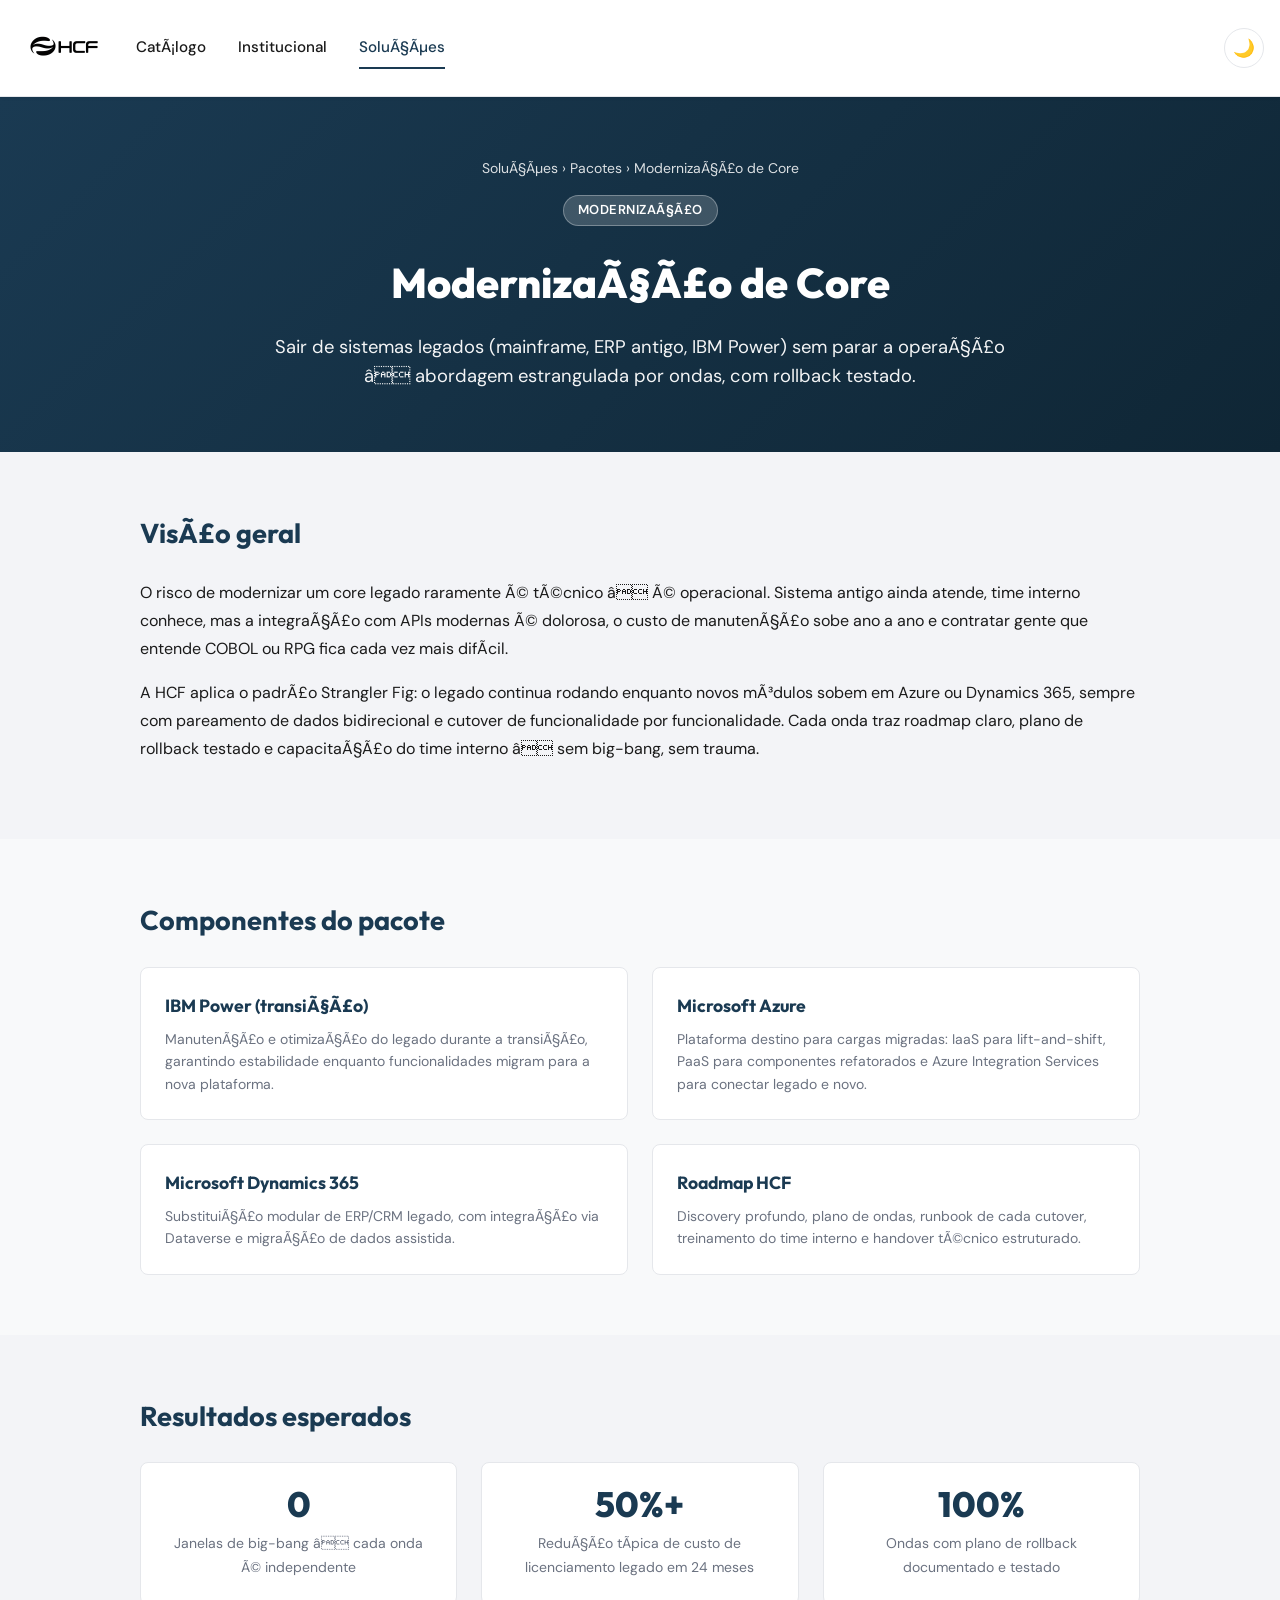
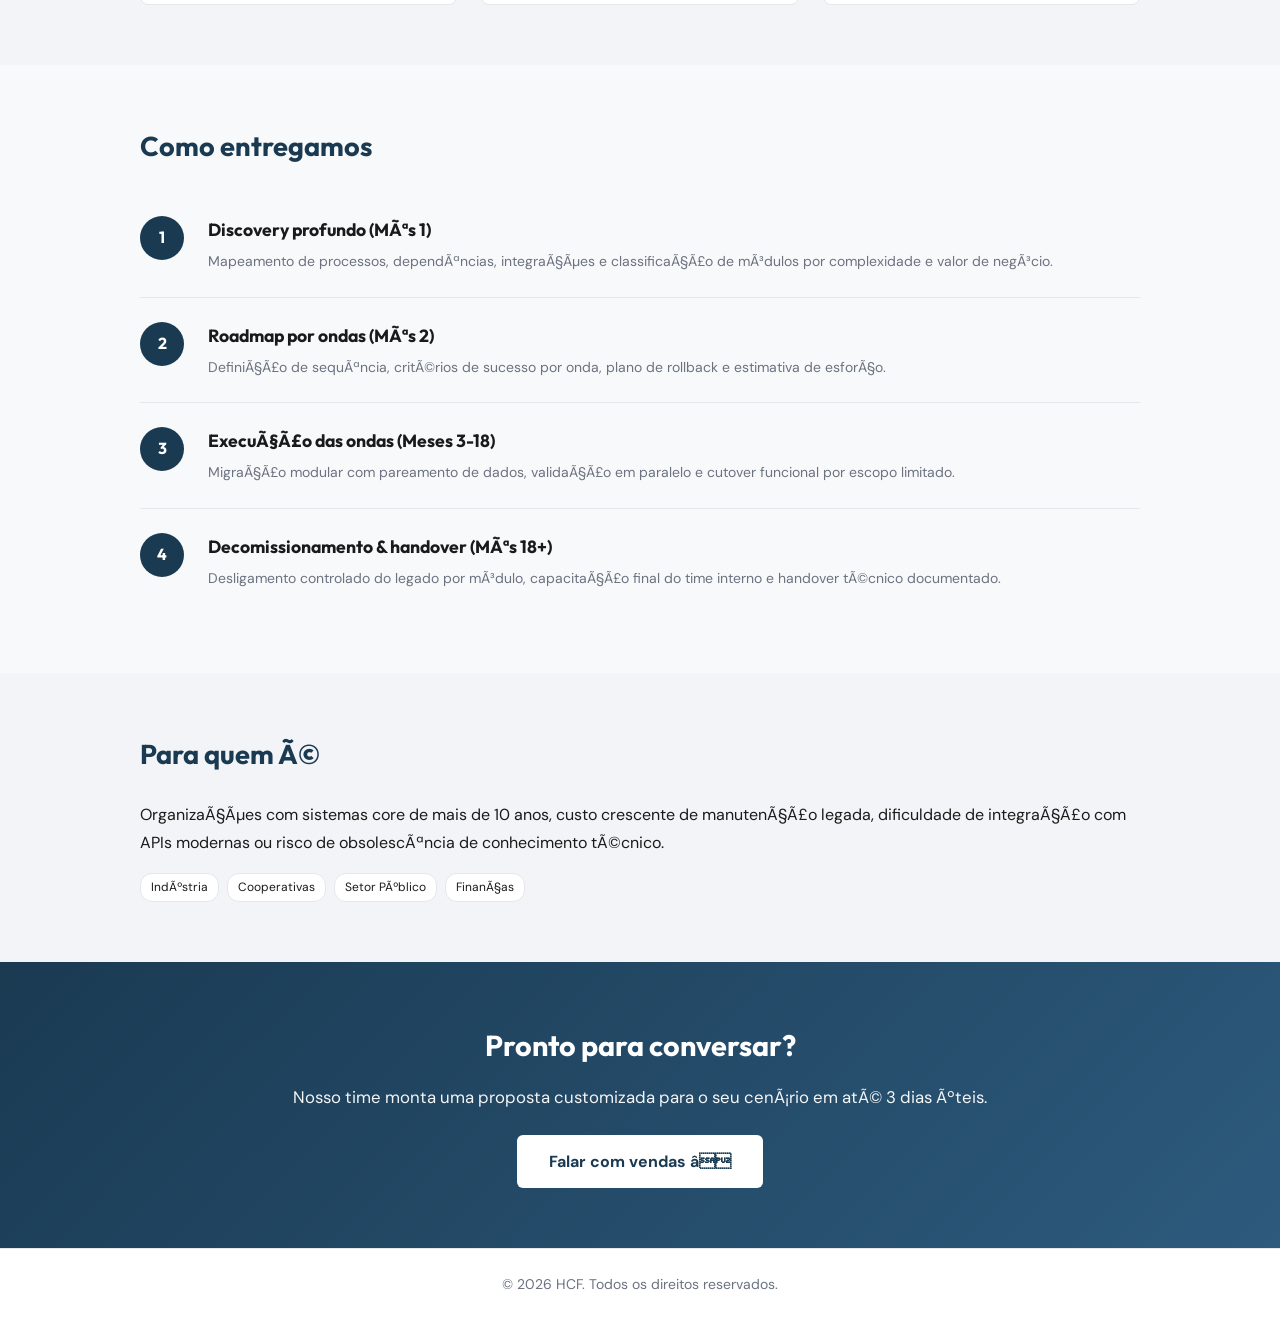
<file: pacote-modernizacao-core.html>
<!DOCTYPE html>
<html lang="pt-BR">
<head>
    <meta charset="UTF-8">
    <meta name="viewport" content="width=device-width, initial-scale=1.0">
    <title>ModernizaÃ§Ã£o de Core - Pacote HCF</title>
    <link rel="icon" type="image/png" href="favicon.png">
    <link rel="stylesheet" href="styles.css">
    <script>
        (function () {
            const saved = localStorage.getItem('theme');
            const prefersDark = window.matchMedia('(prefers-color-scheme: dark)').matches;
            document.documentElement.setAttribute('data-theme', saved || (prefersDark ? 'dark' : 'light'));
        })();
    </script>
</head>
<body>
    <header class="header">
        <div class="header-container">
            <a href="index.html" class="logo">
                <img src="hcf.png" alt="HCF" class="logo-img">
            </a>
            <nav class="nav-tabs">
                <a href="index.html" class="nav-tab">CatÃ¡logo</a>
                <a href="index.html" class="nav-tab">Institucional</a>
                <a href="solucoes.html" class="nav-tab active">SoluÃ§Ãµes</a>
            </nav>
            <div class="header-right">
                <button class="theme-toggle" id="theme-toggle" aria-label="Alternar tema">
                    <span class="theme-icon-light">☀️</span>
                    <span class="theme-icon-dark">🌙</span>
                </button>
            </div>
        </div>
    </header>

    <section class="pkg-hero">
        <div class="container">
            <p class="pkg-breadcrumb"><a href="solucoes.html">SoluÃ§Ãµes</a> &rsaquo; Pacotes &rsaquo; ModernizaÃ§Ã£o de Core</p>
            <span class="pkg-hero-tag">ModernizaÃ§Ã£o</span>
            <h1>ModernizaÃ§Ã£o de Core</h1>
            <p class="pkg-pitch">Sair de sistemas legados (mainframe, ERP antigo, IBM Power) sem parar a operaÃ§Ã£o â abordagem estrangulada por ondas, com rollback testado.</p>
        </div>
    </section>

    <section class="pkg-section">
        <div class="container">
            <h2>VisÃ£o geral</h2>
            <p>O risco de modernizar um core legado raramente Ã© tÃ©cnico â Ã© operacional. Sistema antigo ainda atende, time interno conhece, mas a integraÃ§Ã£o com APIs modernas Ã© dolorosa, o custo de manutenÃ§Ã£o sobe ano a ano e contratar gente que entende COBOL ou RPG fica cada vez mais difÃ­cil.</p>
            <p>A HCF aplica o padrÃ£o Strangler Fig: o legado continua rodando enquanto novos mÃ³dulos sobem em Azure ou Dynamics 365, sempre com pareamento de dados bidirecional e cutover de funcionalidade por funcionalidade. Cada onda traz roadmap claro, plano de rollback testado e capacitaÃ§Ã£o do time interno â sem big-bang, sem trauma.</p>
        </div>
    </section>

    <section class="pkg-section alt">
        <div class="container">
            <h2>Componentes do pacote</h2>
            <div class="pkg-components-grid">
                <div class="pkg-component">
                    <h3>IBM Power (transiÃ§Ã£o)</h3>
                    <p>ManutenÃ§Ã£o e otimizaÃ§Ã£o do legado durante a transiÃ§Ã£o, garantindo estabilidade enquanto funcionalidades migram para a nova plataforma.</p>
                </div>
                <div class="pkg-component">
                    <h3>Microsoft Azure</h3>
                    <p>Plataforma destino para cargas migradas: IaaS para lift-and-shift, PaaS para componentes refatorados e Azure Integration Services para conectar legado e novo.</p>
                </div>
                <div class="pkg-component">
                    <h3>Microsoft Dynamics 365</h3>
                    <p>SubstituiÃ§Ã£o modular de ERP/CRM legado, com integraÃ§Ã£o via Dataverse e migraÃ§Ã£o de dados assistida.</p>
                </div>
                <div class="pkg-component">
                    <h3>Roadmap HCF</h3>
                    <p>Discovery profundo, plano de ondas, runbook de cada cutover, treinamento do time interno e handover tÃ©cnico estruturado.</p>
                </div>
            </div>
        </div>
    </section>

    <section class="pkg-section">
        <div class="container">
            <h2>Resultados esperados</h2>
            <div class="pkg-outcomes">
                <div class="pkg-outcome">
                    <div class="pkg-outcome-number">0</div>
                    <p>Janelas de big-bang â cada onda Ã© independente</p>
                </div>
                <div class="pkg-outcome">
                    <div class="pkg-outcome-number">50%+</div>
                    <p>ReduÃ§Ã£o tÃ­pica de custo de licenciamento legado em 24 meses</p>
                </div>
                <div class="pkg-outcome">
                    <div class="pkg-outcome-number">100%</div>
                    <p>Ondas com plano de rollback documentado e testado</p>
                </div>
            </div>
        </div>
    </section>

    <section class="pkg-section alt">
        <div class="container">
            <h2>Como entregamos</h2>
            <div class="pkg-phases">
                <div class="pkg-phase">
                    <div class="pkg-phase-number"></div>
                    <div class="pkg-phase-body">
                        <h3>Discovery profundo (MÃªs 1)</h3>
                        <p>Mapeamento de processos, dependÃªncias, integraÃ§Ãµes e classificaÃ§Ã£o de mÃ³dulos por complexidade e valor de negÃ³cio.</p>
                    </div>
                </div>
                <div class="pkg-phase">
                    <div class="pkg-phase-number"></div>
                    <div class="pkg-phase-body">
                        <h3>Roadmap por ondas (MÃªs 2)</h3>
                        <p>DefiniÃ§Ã£o de sequÃªncia, critÃ©rios de sucesso por onda, plano de rollback e estimativa de esforÃ§o.</p>
                    </div>
                </div>
                <div class="pkg-phase">
                    <div class="pkg-phase-number"></div>
                    <div class="pkg-phase-body">
                        <h3>ExecuÃ§Ã£o das ondas (Meses 3-18)</h3>
                        <p>MigraÃ§Ã£o modular com pareamento de dados, validaÃ§Ã£o em paralelo e cutover funcional por escopo limitado.</p>
                    </div>
                </div>
                <div class="pkg-phase">
                    <div class="pkg-phase-number"></div>
                    <div class="pkg-phase-body">
                        <h3>Decomissionamento &amp; handover (MÃªs 18+)</h3>
                        <p>Desligamento controlado do legado por mÃ³dulo, capacitaÃ§Ã£o final do time interno e handover tÃ©cnico documentado.</p>
                    </div>
                </div>
            </div>
        </div>
    </section>

    <section class="pkg-section">
        <div class="container">
            <h2>Para quem Ã©</h2>
            <p>OrganizaÃ§Ãµes com sistemas core de mais de 10 anos, custo crescente de manutenÃ§Ã£o legada, dificuldade de integraÃ§Ã£o com APIs modernas ou risco de obsolescÃªncia de conhecimento tÃ©cnico.</p>
            <div class="pkg-segments">
                <span class="component-chip">IndÃºstria</span>
                <span class="component-chip">Cooperativas</span>
                <span class="component-chip">Setor PÃºblico</span>
                <span class="component-chip">FinanÃ§as</span>
            </div>
        </div>
    </section>

    <section class="pkg-cta">
        <div class="container">
            <h2>Pronto para conversar?</h2>
            <p>Nosso time monta uma proposta customizada para o seu cenÃ¡rio em atÃ© 3 dias Ãºteis.</p>
            <a href="mailto:vendas@hcftec.br?subject=Interesse%20no%20pacote%20Moderniza%C3%A7%C3%A3o%20de%20Core&body=Ol%C3%A1%2C%20gostaria%20de%20receber%20uma%20proposta%20para%20o%20pacote%20Moderniza%C3%A7%C3%A3o%20de%20Core." class="pkg-cta-btn">Falar com vendas â</a>
        </div>
    </section>

    <footer class="footer">
        <p>&copy; 2026 HCF. Todos os direitos reservados.</p>
    </footer>

    <script>
        document.getElementById('theme-toggle').addEventListener('click', () => {
            const current = document.documentElement.getAttribute('data-theme');
            const next = current === 'dark' ? 'light' : 'dark';
            document.documentElement.setAttribute('data-theme', next);
            localStorage.setItem('theme', next);
        });
    </script>
</body>
</html>
</file>
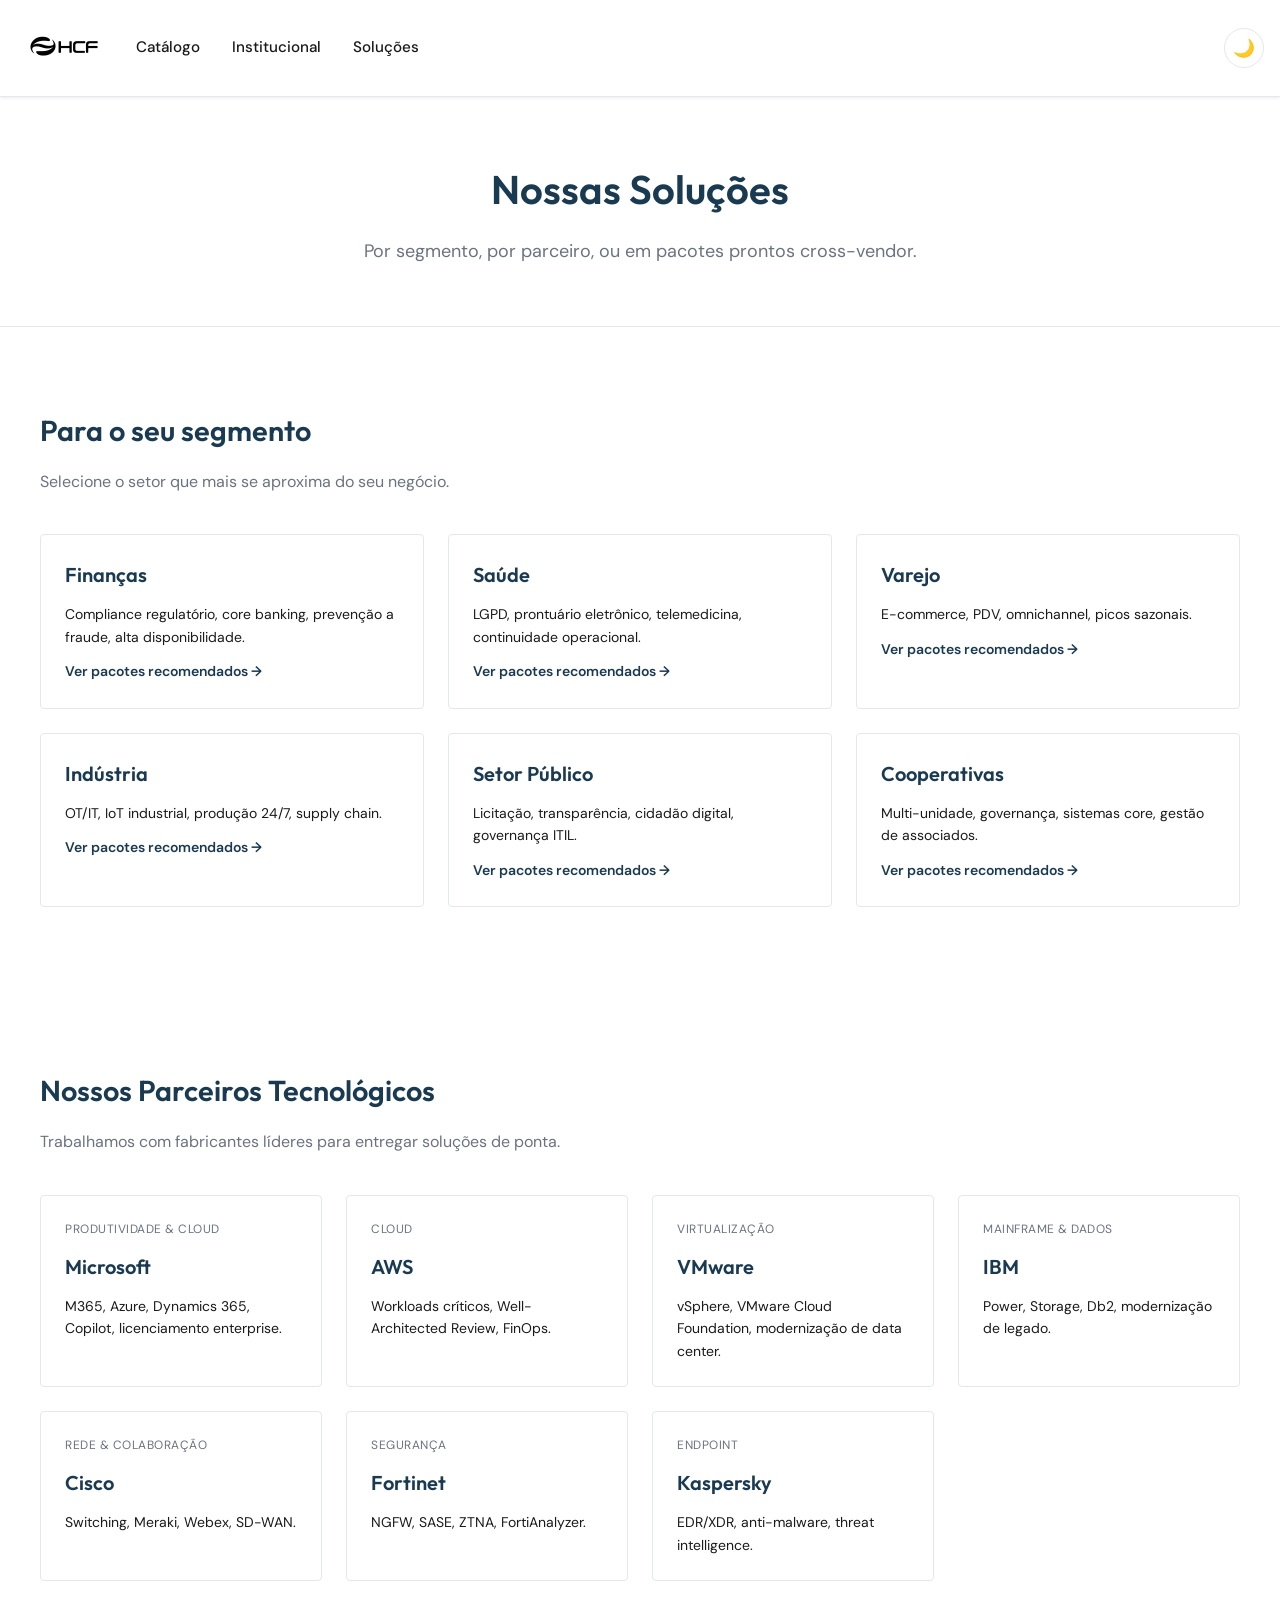
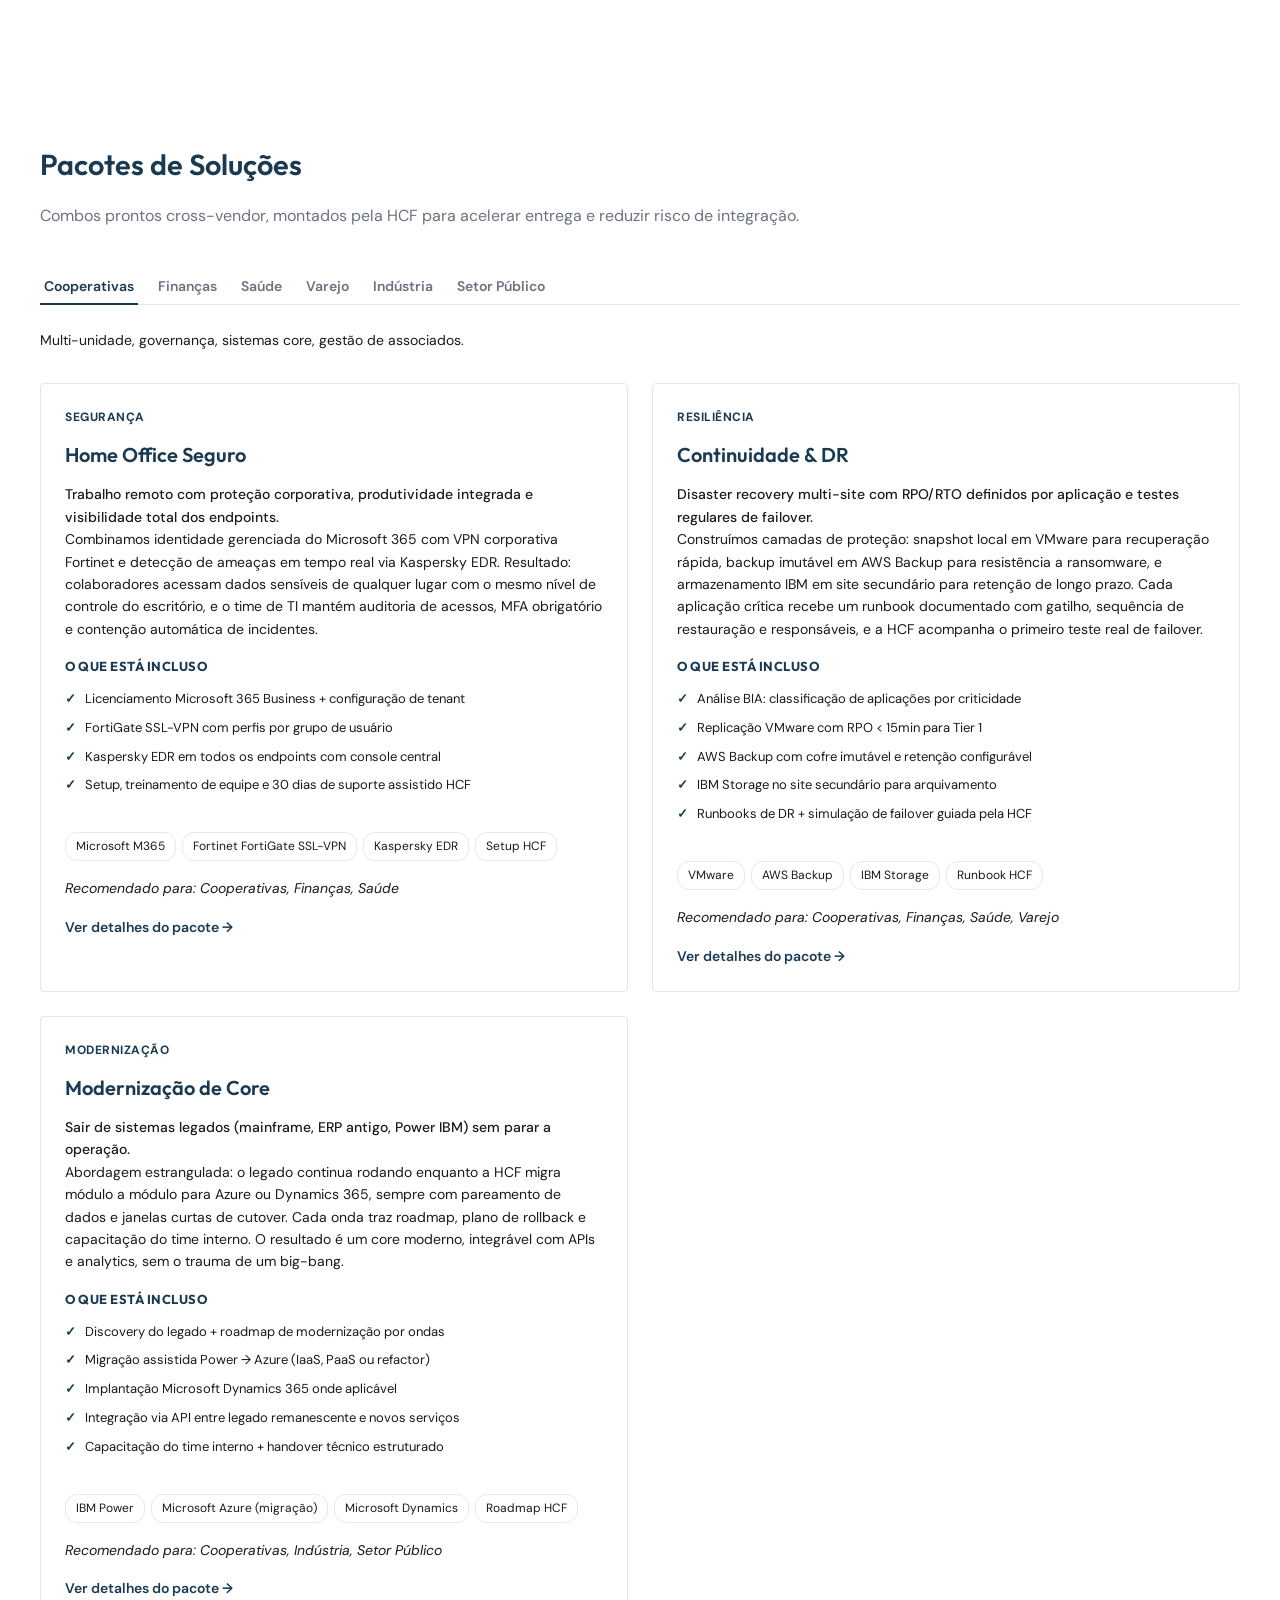
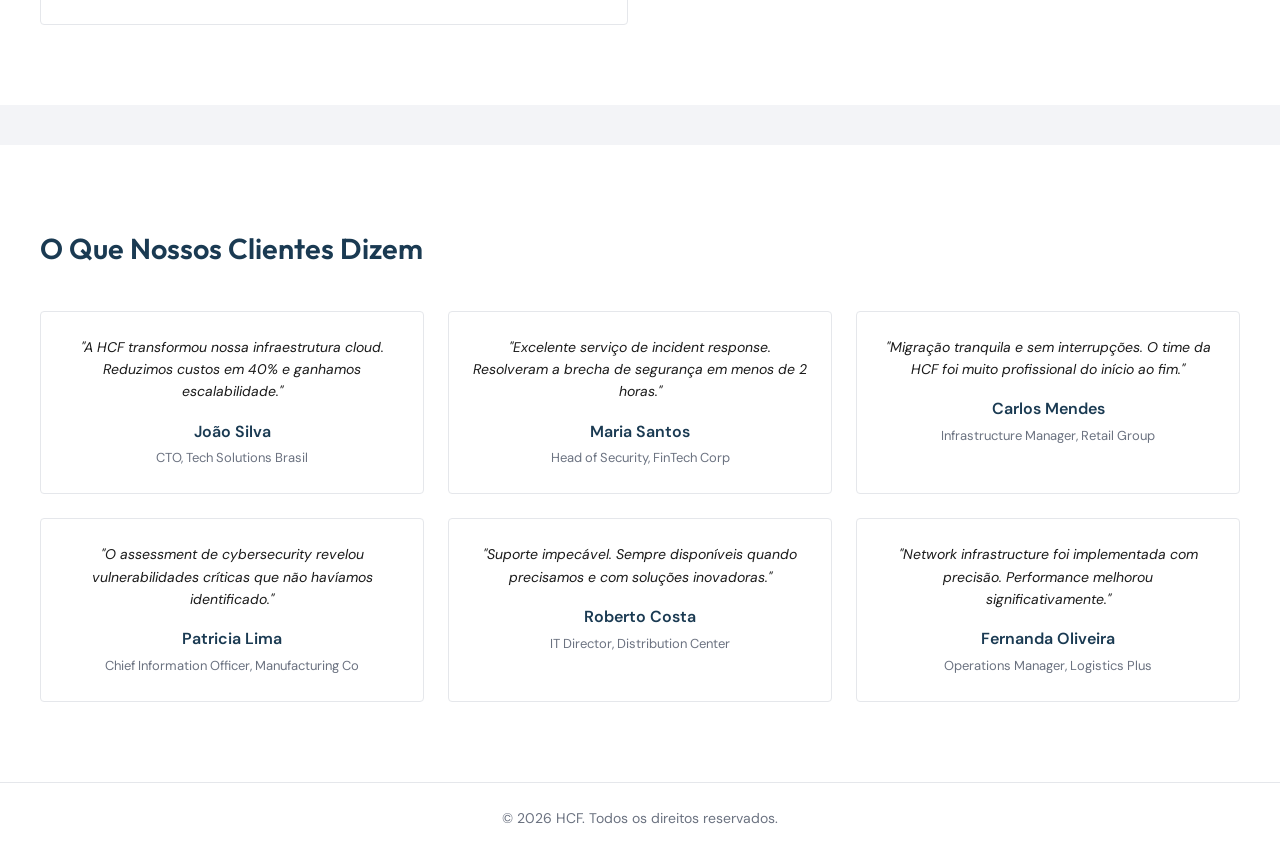
<file: solucoes.html>
<!DOCTYPE html>
<html lang="pt-BR">
<head>
    <meta charset="UTF-8">
    <meta name="viewport" content="width=device-width, initial-scale=1.0">
    <title>Nossas Soluções - HCF</title>
    <link rel="icon" type="image/png" href="favicon.png">
    <link rel="stylesheet" href="styles.css">
    <script>
        (function () {
            const saved = localStorage.getItem('theme');
            const prefersDark = window.matchMedia('(prefers-color-scheme: dark)').matches;
            const theme = saved || (prefersDark ? 'dark' : 'light');
            document.documentElement.setAttribute('data-theme', theme);
        })();
    </script>
</head>
<body>
    <!-- Header -->
    <header class="header">
        <div class="header-container">
            <a href="index.html" class="logo">
                <img src="hcf.png" alt="HCF" class="logo-img">
            </a>
            <nav class="nav-tabs">
                <a href="index.html" class="nav-tab">Catálogo</a>
                <a href="index.html" class="nav-tab">Institucional</a>
                <a href="solucoes.html" class="nav-tab">Soluções</a>
            </nav>
            <div class="header-right">
                <button class="theme-toggle" id="theme-toggle" aria-label="Alternar tema">
                    <span class="theme-icon-light">☀️</span>
                    <span class="theme-icon-dark">🌙</span>
                </button>
            </div>
        </div>
    </header>

    <!-- Hero Section -->
    <section class="hero">
        <div class="hero-content">
            <h1>Nossas Soluções</h1>
            <p>Por segmento, por parceiro, ou em pacotes prontos cross-vendor.</p>
        </div>
    </section>

    <!-- Segmentos Section -->
    <section class="solutions-section" id="segmentos">
        <div class="container">
            <h2>Para o seu segmento</h2>
            <p class="section-subtitle">Selecione o setor que mais se aproxima do seu negócio.</p>
            <div class="solutions-grid">
                <div class="solution-card segment-card">
                    <h3>Finanças</h3>
                    <p>Compliance regulatório, core banking, prevenção a fraude, alta disponibilidade.</p>
                    <a href="#pacotes" class="segment-link" data-segment="financas">Ver pacotes recomendados →</a>
                </div>
                <div class="solution-card segment-card">
                    <h3>Saúde</h3>
                    <p>LGPD, prontuário eletrônico, telemedicina, continuidade operacional.</p>
                    <a href="#pacotes" class="segment-link" data-segment="saude">Ver pacotes recomendados →</a>
                </div>
                <div class="solution-card segment-card">
                    <h3>Varejo</h3>
                    <p>E-commerce, PDV, omnichannel, picos sazonais.</p>
                    <a href="#pacotes" class="segment-link" data-segment="varejo">Ver pacotes recomendados →</a>
                </div>
                <div class="solution-card segment-card">
                    <h3>Indústria</h3>
                    <p>OT/IT, IoT industrial, produção 24/7, supply chain.</p>
                    <a href="#pacotes" class="segment-link" data-segment="industria">Ver pacotes recomendados →</a>
                </div>
                <div class="solution-card segment-card">
                    <h3>Setor Público</h3>
                    <p>Licitação, transparência, cidadão digital, governança ITIL.</p>
                    <a href="#pacotes" class="segment-link" data-segment="setor-publico">Ver pacotes recomendados →</a>
                </div>
                <div class="solution-card segment-card">
                    <h3>Cooperativas</h3>
                    <p>Multi-unidade, governança, sistemas core, gestão de associados.</p>
                    <a href="#pacotes" class="segment-link" data-segment="cooperativas">Ver pacotes recomendados →</a>
                </div>
            </div>
        </div>
    </section>

    <!-- Parceiros Section -->
    <section class="solutions-section" id="parceiros">
        <div class="container">
            <h2>Nossos Parceiros Tecnológicos</h2>
            <p class="section-subtitle">Trabalhamos com fabricantes líderes para entregar soluções de ponta.</p>
            <div class="vendors-grid">
                <div class="solution-card vendor-card">
                    <span class="solution-category">Produtividade & Cloud</span>
                    <h3>Microsoft</h3>
                    <p>M365, Azure, Dynamics 365, Copilot, licenciamento enterprise.</p>
                </div>
                <div class="solution-card vendor-card">
                    <span class="solution-category">Cloud</span>
                    <h3>AWS</h3>
                    <p>Workloads críticos, Well-Architected Review, FinOps.</p>
                </div>
                <div class="solution-card vendor-card">
                    <span class="solution-category">Virtualização</span>
                    <h3>VMware</h3>
                    <p>vSphere, VMware Cloud Foundation, modernização de data center.</p>
                </div>
                <div class="solution-card vendor-card">
                    <span class="solution-category">Mainframe & Dados</span>
                    <h3>IBM</h3>
                    <p>Power, Storage, Db2, modernização de legado.</p>
                </div>
                <div class="solution-card vendor-card">
                    <span class="solution-category">Rede & Colaboração</span>
                    <h3>Cisco</h3>
                    <p>Switching, Meraki, Webex, SD-WAN.</p>
                </div>
                <div class="solution-card vendor-card">
                    <span class="solution-category">Segurança</span>
                    <h3>Fortinet</h3>
                    <p>NGFW, SASE, ZTNA, FortiAnalyzer.</p>
                </div>
                <div class="solution-card vendor-card">
                    <span class="solution-category">Endpoint</span>
                    <h3>Kaspersky</h3>
                    <p>EDR/XDR, anti-malware, threat intelligence.</p>
                </div>
            </div>
        </div>
    </section>

    <!-- Pacotes Section -->
    <section class="solutions-section" id="pacotes">
        <div class="container">
            <h2>Pacotes de Soluções</h2>
            <p class="section-subtitle">Combos prontos cross-vendor, montados pela HCF para acelerar entrega e reduzir risco de integração.</p>
            <div class="segment-tabs" role="tablist" aria-label="Filtrar pacotes por segmento">
                <button class="segment-tab" data-segment="cooperativas">Cooperativas</button>
                <button class="segment-tab" data-segment="financas">Finanças</button>
                <button class="segment-tab" data-segment="saude">Saúde</button>
                <button class="segment-tab" data-segment="varejo">Varejo</button>
                <button class="segment-tab" data-segment="industria">Indústria</button>
                <button class="segment-tab" data-segment="setor-publico">Setor Público</button>
            </div>
            <p class="segment-context"></p>
            <div class="solutions-grid packages-grid">
                <div class="solution-card package-card" data-segments="cooperativas financas saude">
                    <span class="package-outcome-tag">Segurança</span>
                    <h3>Home Office Seguro</h3>
                    <p class="package-pitch">Trabalho remoto com proteção corporativa, produtividade integrada e visibilidade total dos endpoints.</p>
                    <p class="package-long">Combinamos identidade gerenciada do Microsoft 365 com VPN corporativa Fortinet e detecção de ameaças em tempo real via Kaspersky EDR. Resultado: colaboradores acessam dados sensíveis de qualquer lugar com o mesmo nível de controle do escritório, e o time de TI mantém auditoria de acessos, MFA obrigatório e contenção automática de incidentes.</p>
                    <h4 class="package-section-title">O que está incluso</h4>
                    <ul class="package-benefits">
                        <li>Licenciamento Microsoft 365 Business + configuração de tenant</li>
                        <li>FortiGate SSL-VPN com perfis por grupo de usuário</li>
                        <li>Kaspersky EDR em todos os endpoints com console central</li>
                        <li>Setup, treinamento de equipe e 30 dias de suporte assistido HCF</li>
                    </ul>
                    <div class="package-components">
                        <span class="component-chip">Microsoft M365</span>
                        <span class="component-chip">Fortinet FortiGate SSL-VPN</span>
                        <span class="component-chip">Kaspersky EDR</span>
                        <span class="component-chip">Setup HCF</span>
                    </div>
                    <p class="package-recommended">Recomendado para: Cooperativas, Finanças, Saúde</p>
                    <a href="pacote-home-office-seguro.html" class="package-link">Ver detalhes do pacote →</a>
                </div>
                <div class="solution-card package-card" data-segments="varejo industria setor-publico">
                    <span class="package-outcome-tag">Cloud</span>
                    <h3>Migração Cloud Híbrida</h3>
                    <p class="package-pitch">Sair de data center legado preservando workloads críticos, sem janela de indisponibilidade prolongada.</p>
                    <p class="package-long">Mapeamos dependências de aplicação, definimos quais cargas vão para AWS e quais permanecem em VMware Cloud Foundation, e conectamos tudo via Cisco SD-WAN com SLA definido por aplicação. A HCF conduz o assessment, executa o piloto, valida com seu time e só então faz o cutover. Você ganha elasticidade de cloud onde faz sentido e mantém investimento em hardware onde a economia é real.</p>
                    <h4 class="package-section-title">O que está incluso</h4>
                    <ul class="package-benefits">
                        <li>Assessment Well-Architected e plano de migração faseado</li>
                        <li>Provisionamento AWS (landing zone, redes, IAM, FinOps inicial)</li>
                        <li>Implantação VMware Cloud Foundation on-prem</li>
                        <li>Cisco SD-WAN ligando filiais, DC e cloud com QoS por app</li>
                        <li>Cutover assistido por equipe HCF + handover documentado</li>
                    </ul>
                    <div class="package-components">
                        <span class="component-chip">AWS</span>
                        <span class="component-chip">VMware Cloud Foundation</span>
                        <span class="component-chip">Cisco SD-WAN</span>
                        <span class="component-chip">Assessment HCF</span>
                    </div>
                    <p class="package-recommended">Recomendado para: Varejo, Indústria, Setor Público</p>
                    <a href="pacote-migracao-cloud-hibrida.html" class="package-link">Ver detalhes do pacote →</a>
                </div>
                <div class="solution-card package-card" data-segments="cooperativas financas saude varejo">
                    <span class="package-outcome-tag">Resiliência</span>
                    <h3>Continuidade & DR</h3>
                    <p class="package-pitch">Disaster recovery multi-site com RPO/RTO definidos por aplicação e testes regulares de failover.</p>
                    <p class="package-long">Construímos camadas de proteção: snapshot local em VMware para recuperação rápida, backup imutável em AWS Backup para resistência a ransomware, e armazenamento IBM em site secundário para retenção de longo prazo. Cada aplicação crítica recebe um runbook documentado com gatilho, sequência de restauração e responsáveis, e a HCF acompanha o primeiro teste real de failover.</p>
                    <h4 class="package-section-title">O que está incluso</h4>
                    <ul class="package-benefits">
                        <li>Análise BIA: classificação de aplicações por criticidade</li>
                        <li>Replicação VMware com RPO &lt; 15min para Tier 1</li>
                        <li>AWS Backup com cofre imutável e retenção configurável</li>
                        <li>IBM Storage no site secundário para arquivamento</li>
                        <li>Runbooks de DR + simulação de failover guiada pela HCF</li>
                    </ul>
                    <div class="package-components">
                        <span class="component-chip">VMware</span>
                        <span class="component-chip">AWS Backup</span>
                        <span class="component-chip">IBM Storage</span>
                        <span class="component-chip">Runbook HCF</span>
                    </div>
                    <p class="package-recommended">Recomendado para: Cooperativas, Finanças, Saúde, Varejo</p>
                    <a href="pacote-continuidade-dr.html" class="package-link">Ver detalhes do pacote →</a>
                </div>
                <div class="solution-card package-card" data-segments="cooperativas industria setor-publico">
                    <span class="package-outcome-tag">Modernização</span>
                    <h3>Modernização de Core</h3>
                    <p class="package-pitch">Sair de sistemas legados (mainframe, ERP antigo, Power IBM) sem parar a operação.</p>
                    <p class="package-long">Abordagem estrangulada: o legado continua rodando enquanto a HCF migra módulo a módulo para Azure ou Dynamics 365, sempre com pareamento de dados e janelas curtas de cutover. Cada onda traz roadmap, plano de rollback e capacitação do time interno. O resultado é um core moderno, integrável com APIs e analytics, sem o trauma de um big-bang.</p>
                    <h4 class="package-section-title">O que está incluso</h4>
                    <ul class="package-benefits">
                        <li>Discovery do legado + roadmap de modernização por ondas</li>
                        <li>Migração assistida Power → Azure (IaaS, PaaS ou refactor)</li>
                        <li>Implantação Microsoft Dynamics 365 onde aplicável</li>
                        <li>Integração via API entre legado remanescente e novos serviços</li>
                        <li>Capacitação do time interno + handover técnico estruturado</li>
                    </ul>
                    <div class="package-components">
                        <span class="component-chip">IBM Power</span>
                        <span class="component-chip">Microsoft Azure (migração)</span>
                        <span class="component-chip">Microsoft Dynamics</span>
                        <span class="component-chip">Roadmap HCF</span>
                    </div>
                    <p class="package-recommended">Recomendado para: Cooperativas, Indústria, Setor Público</p>
                    <a href="pacote-modernizacao-core.html" class="package-link">Ver detalhes do pacote →</a>
                </div>
            </div>
        </div>
    </section>

    <!-- Feedback Section -->
    <section class="feedback-section">
        <div class="container">
            <h2>O Que Nossos Clientes Dizem</h2>
            <div class="feedback-grid">
                <div class="feedback-card">
                    <p class="feedback-quote">"A HCF transformou nossa infraestrutura cloud. Reduzimos custos em 40% e ganhamos escalabilidade."</p>
                    <p class="feedback-name">João Silva</p>
                    <p class="feedback-role">CTO, Tech Solutions Brasil</p>
                </div>

                <div class="feedback-card">
                    <p class="feedback-quote">"Excelente serviço de incident response. Resolveram a brecha de segurança em menos de 2 horas."</p>
                    <p class="feedback-name">Maria Santos</p>
                    <p class="feedback-role">Head of Security, FinTech Corp</p>
                </div>

                <div class="feedback-card">
                    <p class="feedback-quote">"Migração tranquila e sem interrupções. O time da HCF foi muito profissional do início ao fim."</p>
                    <p class="feedback-name">Carlos Mendes</p>
                    <p class="feedback-role">Infrastructure Manager, Retail Group</p>
                </div>

                <div class="feedback-card">
                    <p class="feedback-quote">"O assessment de cybersecurity revelou vulnerabilidades críticas que não havíamos identificado."</p>
                    <p class="feedback-name">Patricia Lima</p>
                    <p class="feedback-role">Chief Information Officer, Manufacturing Co</p>
                </div>

                <div class="feedback-card">
                    <p class="feedback-quote">"Suporte impecável. Sempre disponíveis quando precisamos e com soluções inovadoras."</p>
                    <p class="feedback-name">Roberto Costa</p>
                    <p class="feedback-role">IT Director, Distribution Center</p>
                </div>

                <div class="feedback-card">
                    <p class="feedback-quote">"Network infrastructure foi implementada com precisão. Performance melhorou significativamente."</p>
                    <p class="feedback-name">Fernanda Oliveira</p>
                    <p class="feedback-role">Operations Manager, Logistics Plus</p>
                </div>
            </div>
        </div>
    </section>

    <!-- Footer -->
    <footer class="footer">
        <p>&copy; 2026 HCF. Todos os direitos reservados.</p>
    </footer>
    <script>
        document.getElementById('theme-toggle').addEventListener('click', () => {
            const current = document.documentElement.getAttribute('data-theme');
            const next = current === 'dark' ? 'light' : 'dark';
            document.documentElement.setAttribute('data-theme', next);
            localStorage.setItem('theme', next);
        });
    </script>
    <script>
        // Filtro de pacotes por segmento (funil por tipo de negócio)
        (function () {
            const tabs = document.querySelectorAll('.segment-tab');
            const cards = document.querySelectorAll('.package-card[data-segments]');
            const contextEl = document.querySelector('.segment-context');
            if (!tabs.length || !cards.length) return;

            const CONTEXTS = {
                'cooperativas': 'Multi-unidade, governança, sistemas core, gestão de associados.',
                'financas': 'Compliance regulatório, core banking, prevenção a fraude, alta disponibilidade.',
                'saude': 'LGPD, prontuário eletrônico, telemedicina, continuidade operacional.',
                'varejo': 'E-commerce, PDV, omnichannel, picos sazonais.',
                'industria': 'OT/IT, IoT industrial, produção 24/7, supply chain.',
                'setor-publico': 'Licitação, transparência, cidadão digital, governança ITIL.'
            };

            function activate(slug) {
                tabs.forEach(t => t.classList.toggle('active', t.dataset.segment === slug));
                cards.forEach(c => {
                    c.hidden = !c.dataset.segments.split(' ').includes(slug);
                });
                if (contextEl) contextEl.textContent = CONTEXTS[slug] || '';
            }

            tabs.forEach(t => t.addEventListener('click', () => activate(t.dataset.segment)));

            // Card de segmento ativa a aba correspondente (scroll via âncora nativa)
            document.querySelectorAll('.segment-link[data-segment]').forEach(link => {
                link.addEventListener('click', () => activate(link.dataset.segment));
            });

            // Estado inicial: Cooperativas (ênfase do negócio)
            activate('cooperativas');
        })();
    </script>
</body>
</html>
</file>
<file: styles.css>
/* ============================================
   SECTION 1: VARIABLES & RESET
   ============================================ */

@import url('https://fonts.googleapis.com/css2?family=Outfit:wght@400;500;600;700;800&family=DM+Sans:wght@400;500;600;700&display=swap');

:root {
    /* Colors */
    --color-primary: #1a3a52;
    --color-primary-dark: #0f2635;
    --color-primary-light: #2d5a7d;
    --color-secondary: #5a6b7a;
    --color-text-dark: #1a1a1a;
    --color-text-light: #6b7280;
    --color-white: #ffffff;
    --color-bg-white: #ffffff;
    --color-bg-light: #f8f9fa;
    --color-bg-page: #f3f4f7;
    --color-border: #e5e7eb;
    --color-whatsapp: #25d366;
    --color-whatsapp-dark: #1ea852;
    --color-error: #e74c3c;
    --color-error-dark: #c0392b;

    /* Typography */
    --font-display: 'Outfit', sans-serif;
    --font-body: 'DM Sans', sans-serif;
    --font-size-h1: 2.5rem;
    --font-size-subtitle: 18px;
    --font-size-h1-mobile: 2rem;
    --font-size-subtitle-mobile: 16px;

    /* Spacing */
    --spacing-xs: 8px;
    --spacing-sm: 16px;
    --spacing-md: 24px;
    --spacing-lg: 32px;
    --spacing-xl: 40px;
    --spacing-xxl: 60px;

    /* Other */
    --transition: all 0.3s ease;
    --box-shadow: 0 1px 3px rgba(0, 0, 0, 0.08);
    --box-shadow-hover: 0 4px 12px rgba(0, 0, 0, 0.12);
    --box-shadow-elevated: 0 8px 24px rgba(0, 0, 0, 0.14);
}

[data-theme="dark"] {
    --color-primary: #4a9eff;
    --color-primary-dark: #2d7fdb;
    --color-primary-light: #6bb0ff;
    --color-secondary: #8a9ba8;
    --color-text-dark: #e8eaed;
    --color-text-light: #a0a8b3;
    --color-white: #ffffff;
    --color-bg-white: #1e2128;
    --color-bg-light: #262a33;
    --color-bg-page: #14161b;
    --color-border: #2f343d;
    --box-shadow: 0 1px 3px rgba(0, 0, 0, 0.4);
    --box-shadow-hover: 0 4px 12px rgba(0, 0, 0, 0.5);
    --box-shadow-elevated: 0 8px 24px rgba(0, 0, 0, 0.6);
}

* {
    margin: 0;
    padding: 0;
    box-sizing: border-box;
}

html {
    scroll-behavior: smooth;
}

body {
    font-family: var(--font-body);
    background-color: var(--color-bg-page);
    color: var(--color-text-dark);
    line-height: 1.6;
}

button {
    cursor: pointer;
    border: none;
    font-family: var(--font-body);
    font-size: 1rem;
}

h1, h2, h3, h4, h5, h6 {
    font-family: var(--font-display);
    margin-bottom: var(--spacing-sm);
    font-weight: 700;
    color: var(--color-text-dark);
}


/* ============================================
   SECTION 2: HEADER
   ============================================ */

.header {
    background-color: var(--color-bg-white);
    padding: var(--spacing-sm) 0;
    position: sticky;
    top: 0;
    z-index: 100;
    box-shadow: var(--box-shadow);
    border-bottom: 1px solid var(--color-border);
}

.header-container {
    max-width: 1400px;
    margin: 0 auto;
    padding: 0 var(--spacing-sm);
    display: flex;
    justify-content: space-between;
    align-items: center;
    gap: var(--spacing-md);
}

.logo {
    display: flex;
    align-items: center;
    text-decoration: none;
}

.logo-img {
    height: 64px;
    width: auto;
    display: block;
    filter: invert(1);
    transition: filter 0.3s ease;
}

@media (max-width: 767px) {
    .logo-img { height: 48px; }
}

[data-theme="dark"] .logo-img {
    filter: invert(0);
}

.theme-toggle {
    background-color: transparent;
    border: 1px solid var(--color-border);
    border-radius: 50%;
    width: 40px;
    height: 40px;
    display: flex;
    align-items: center;
    justify-content: center;
    font-size: 1.1rem;
    cursor: pointer;
    transition: var(--transition);
    padding: 0;
    flex-shrink: 0;
}

.theme-toggle:hover {
    background-color: var(--color-bg-light);
    border-color: var(--color-primary);
}

.theme-toggle .theme-icon-light { display: none; }
.theme-toggle .theme-icon-dark { display: inline; }

[data-theme="dark"] .theme-toggle .theme-icon-light { display: inline; }
[data-theme="dark"] .theme-toggle .theme-icon-dark { display: none; }

/* Navigation Tabs */
.nav-tabs {
    display: flex;
    gap: var(--spacing-lg);
}

.nav-tab {
    background-color: transparent;
    color: var(--color-text-dark);
    padding: var(--spacing-xs) 0;
    font-size: 0.95rem;
    font-weight: 500;
    border-bottom: 2px solid transparent;
    transition: var(--transition);
    cursor: pointer;
    font-family: var(--font-body);
    text-decoration: none;
}

.nav-tab:hover {
    color: var(--color-primary);
    border-bottom-color: var(--color-primary);
}

.nav-tab.active {
    color: var(--color-primary);
    border-bottom-color: var(--color-primary);
}

.header-right {
    display: flex;
    align-items: center;
    gap: var(--spacing-md);
    flex: 1;
    justify-content: flex-end;
}

.search-box {
    flex: 1;
    display: flex;
    gap: 0;
    background-color: var(--color-bg-light);
    border: 1px solid var(--color-border);
    border-radius: 6px;
    overflow: hidden;
    max-width: 400px;
    transition: var(--transition);
}

.search-box:focus-within {
    border-color: var(--color-primary);
    box-shadow: 0 0 0 3px rgba(26, 58, 82, 0.1);
}

.search-input {
    flex: 1;
    border: none;
    padding: 10px var(--spacing-sm);
    outline: none;
    font-size: 0.95rem;
    background-color: transparent;
    font-family: var(--font-body);
    color: var(--color-text-dark);
}

.search-input::placeholder {
    color: var(--color-text-light);
}

.search-btn {
    padding: 10px var(--spacing-sm);
    background-color: transparent;
    color: var(--color-primary);
    font-size: 1rem;
    transition: var(--transition);
    cursor: pointer;
}

.search-btn:hover {
    background-color: rgba(26, 58, 82, 0.05);
}

.cart-icon-container {
    display: flex;
    align-items: center;
}

.cart-icon {
    background-color: transparent;
    color: var(--color-text-dark);
    font-size: 1.4rem;
    position: relative;
    padding: var(--spacing-xs) var(--spacing-sm);
    transition: var(--transition);
    cursor: pointer;
}

.cart-icon:hover {
    color: var(--color-primary);
}

.cart-count {
    position: absolute;
    top: -4px;
    right: 4px;
    background-color: var(--color-error);
    color: var(--color-white);
    border-radius: 50%;
    width: 20px;
    height: 20px;
    display: flex;
    align-items: center;
    justify-content: center;
    font-size: 0.7rem;
    font-weight: 700;
}


/* ============================================
   SECTION 3: MAIN CONTENT & CATALOG
   ============================================ */

.main-content {
    max-width: 1400px;
    margin: 0 auto;
    padding: var(--spacing-lg) var(--spacing-sm);
}

.catalog h2 {
    color: var(--color-text-dark);
    font-size: 2rem;
    margin-bottom: var(--spacing-lg);
    text-align: center;
    font-weight: 800;
    font-family: var(--font-display);
}

.category-tabs-container {
    display: flex;
    justify-content: center;
    margin-bottom: var(--spacing-lg);
    overflow-x: auto;
    padding-bottom: var(--spacing-sm);
}

.category-tabs {
    display: flex;
    gap: var(--spacing-sm);
    flex-wrap: wrap;
    justify-content: center;
}

.category-tab {
    padding: 10px var(--spacing-md);
    background-color: var(--color-bg-light);
    color: var(--color-text-dark);
    border: 1px solid var(--color-border);
    border-radius: 20px;
    font-size: 0.95rem;
    font-weight: 500;
    transition: var(--transition);
    cursor: pointer;
    font-family: var(--font-body);
    white-space: nowrap;
}

.category-tab:hover {
    border-color: var(--color-primary);
    color: var(--color-primary);
}

.category-tab.active {
    background-color: var(--color-primary);
    color: var(--color-white);
    border-color: var(--color-primary);
}

.products-grid {
    display: grid;
    grid-template-columns: repeat(4, 1fr);
    gap: var(--spacing-lg);
    margin-bottom: var(--spacing-lg);
}

.product-card {
    background-color: var(--color-bg-white);
    border: 1px solid var(--color-border);
    border-radius: 8px;
    padding: var(--spacing-md);
    transition: var(--transition);
    display: flex;
    flex-direction: column;
    height: 100%;
    cursor: pointer;
}

.product-card:hover {
    border-color: var(--color-primary);
    box-shadow: var(--box-shadow-elevated);
    transform: translateY(-4px);
}

.product-image {
    width: 100%;
    height: 200px;
    background-color: var(--color-bg-light);
    border-radius: 6px;
    margin-bottom: var(--spacing-md);
    display: flex;
    align-items: center;
    justify-content: center;
    font-size: 3rem;
    overflow: hidden;
    border: 1px solid var(--color-border);
}

.product-img {
    width: 100%;
    height: 100%;
    object-fit: cover;
}

.product-emoji {
    font-size: 3rem;
}

.product-info {
    flex: 1;
    display: flex;
    flex-direction: column;
}

.product-name {
    font-size: 1.1rem;
    font-weight: 600;
    color: var(--color-text-dark);
    margin-bottom: var(--spacing-xs);
    line-height: 1.4;
    min-height: 2.4em;
    font-family: var(--font-display);
}

.product-price {
    font-size: 1.5rem;
    font-weight: 700;
    color: var(--color-primary);
    margin-bottom: var(--spacing-md);
    font-family: var(--font-display);
}

.product-description {
    font-size: 0.9rem;
    color: var(--color-text-light);
    margin-bottom: var(--spacing-md);
    flex: 1;
}

.product-buttons {
    display: flex;
    gap: var(--spacing-sm);
    margin-top: auto;
}

.product-buttons button {
    flex: 1;
    padding: 10px var(--spacing-sm);
    border-radius: 6px;
    font-weight: 600;
    transition: var(--transition);
    font-size: 0.9rem;
    font-family: var(--font-body);
}

.btn-add-cart {
    background-color: var(--color-primary);
    color: var(--color-white);
    border: 1px solid var(--color-primary);
}

.btn-add-cart:hover {
    background-color: var(--color-primary-dark);
    border-color: var(--color-primary-dark);
}

.btn-package-link {
    text-decoration: none;
    display: inline-flex;
    align-items: center;
    justify-content: center;
    gap: 8px;
    width: 100%;
    padding: 12px 20px;
    border-radius: 999px;
    background: linear-gradient(135deg, var(--color-primary), var(--color-primary-light));
    color: var(--color-white) !important;
    border: none !important;
    font-weight: 600;
    font-size: 0.95rem;
    letter-spacing: 0.2px;
    box-shadow: 0 4px 12px rgba(26, 58, 82, 0.25);
    transition: transform 0.2s ease, box-shadow 0.2s ease, background 0.3s ease;
    position: relative;
    overflow: hidden;
}

.btn-package-link::after {
    content: "→";
    display: inline-block;
    transition: transform 0.25s cubic-bezier(0.22, 1, 0.36, 1);
    font-weight: 700;
}

.btn-package-link:hover {
    transform: translateY(-2px);
    box-shadow: 0 8px 20px rgba(26, 58, 82, 0.35);
    background: linear-gradient(135deg, var(--color-primary-light), var(--color-primary));
}

.btn-package-link:hover::after {
    transform: translateX(4px);
}

.btn-package-link:active {
    transform: translateY(0);
}

.package-product-card {
    border-top: 3px solid var(--color-primary);
}

.package-product-image {
    height: 120px !important;
    background: linear-gradient(135deg, var(--color-primary), var(--color-primary-light)) !important;
    border: none !important;
}

.package-product-image .product-emoji {
    font-size: 3.5rem;
    color: var(--color-white);
    filter: drop-shadow(0 2px 4px rgba(0,0,0,0.2));
}

.btn-details {
    background-color: transparent;
    color: var(--color-primary);
    border: 1px solid var(--color-border);
}

.btn-details:hover {
    background-color: var(--color-bg-light);
    border-color: var(--color-primary);
}


/* ============================================
   SECTION 4: MODAL
   ============================================ */

.modal-overlay {
    position: fixed;
    top: 0;
    left: 0;
    width: 100%;
    height: 100%;
    background-color: rgba(0, 0, 0, 0.4);
    display: flex;
    align-items: center;
    justify-content: center;
    z-index: 200;
    opacity: 0;
    visibility: hidden;
    transition: var(--transition);
}

.modal-overlay.active {
    opacity: 1;
    visibility: visible;
}

.modal-content {
    background-color: var(--color-bg-white);
    border-radius: 12px;
    padding: var(--spacing-lg);
    max-width: 800px;
    width: 90%;
    max-height: 90vh;
    overflow-y: auto;
    position: relative;
    display: grid;
    grid-template-columns: 1fr 1fr;
    gap: var(--spacing-lg);
    box-shadow: var(--box-shadow-elevated);
}

.modal-close {
    position: absolute;
    top: var(--spacing-sm);
    right: var(--spacing-sm);
    background-color: transparent;
    color: var(--color-text-light);
    font-size: 1.5rem;
    width: 40px;
    height: 40px;
    display: flex;
    align-items: center;
    justify-content: center;
    border-radius: 50%;
    transition: var(--transition);
    cursor: pointer;
}

.modal-close:hover {
    background-color: var(--color-bg-light);
    color: var(--color-text-dark);
}

.modal-image {
    width: 100%;
    height: 300px;
    background-color: var(--color-bg-light);
    border-radius: 8px;
    display: flex;
    align-items: center;
    justify-content: center;
    font-size: 4rem;
    margin-bottom: var(--spacing-md);
    border: 1px solid var(--color-border);
    overflow: hidden;
}

.modal-product-img {
    width: 100%;
    height: 100%;
    object-fit: cover;
}

.modal-emoji {
    font-size: 4rem;
}

.modal-info {
    padding-top: var(--spacing-sm);
}

.modal-info h2 {
    font-size: 1.6rem;
    color: var(--color-text-dark);
    margin-bottom: var(--spacing-sm);
    font-family: var(--font-display);
    font-weight: 700;
}

.modal-price {
    font-size: 1.9rem;
    font-weight: 700;
    color: var(--color-primary);
    margin-bottom: var(--spacing-md);
    font-family: var(--font-display);
}

.modal-specs {
    background-color: var(--color-bg-light);
    padding: var(--spacing-md);
    border-radius: 8px;
    margin-bottom: var(--spacing-md);
    border: 1px solid var(--color-border);
}

.modal-specs h3 {
    font-size: 0.95rem;
    color: var(--color-text-dark);
    margin-bottom: var(--spacing-sm);
    font-weight: 600;
    font-family: var(--font-body);
}

.modal-specs ul {
    list-style: none;
    padding-left: 0;
}

.modal-specs li {
    padding: var(--spacing-xs) 0;
    color: var(--color-text-light);
    font-size: 0.9rem;
    border-bottom: 1px solid var(--color-border);
}

.modal-specs li:last-child {
    border-bottom: none;
}

.modal-btn-add {
    width: 100%;
    padding: 12px var(--spacing-md);
    background-color: var(--color-primary);
    color: var(--color-white);
    font-weight: 700;
    border-radius: 6px;
    font-size: 1rem;
    transition: var(--transition);
    border: none;
    cursor: pointer;
    font-family: var(--font-body);
}

.modal-btn-add:hover {
    background-color: var(--color-primary-dark);
}


/* ============================================
   SECTION 5: CART SIDEBAR
   ============================================ */

.cart-sidebar {
    position: fixed;
    right: -350px;
    top: 0;
    width: 350px;
    height: 100vh;
    background-color: var(--color-bg-white);
    box-shadow: -4px 0 12px rgba(0, 0, 0, 0.1);
    z-index: 150;
    transition: var(--transition);
    display: flex;
    flex-direction: column;
    overflow-y: auto;
}

.cart-sidebar.active {
    right: 0;
}

.cart-header {
    background-color: var(--color-bg-light);
    color: var(--color-text-dark);
    padding: var(--spacing-md);
    display: flex;
    justify-content: space-between;
    align-items: center;
    border-bottom: 1px solid var(--color-border);
}

.cart-header h3 {
    margin: 0;
    font-size: 1.2rem;
    font-weight: 700;
    font-family: var(--font-display);
}

.cart-close {
    background-color: transparent;
    color: var(--color-text-light);
    font-size: 1.5rem;
    width: 40px;
    height: 40px;
    display: flex;
    align-items: center;
    justify-content: center;
    border-radius: 50%;
    transition: var(--transition);
    cursor: pointer;
}

.cart-close:hover {
    background-color: var(--color-bg-page);
    color: var(--color-text-dark);
}

.cart-items {
    flex: 1;
    padding: var(--spacing-md);
    overflow-y: auto;
}

.cart-item {
    display: flex;
    gap: var(--spacing-sm);
    margin-bottom: var(--spacing-md);
    padding-bottom: var(--spacing-md);
    border-bottom: 1px solid var(--color-border);
}

.cart-item:last-child {
    border-bottom: none;
}

.cart-item-image {
    width: 80px;
    height: 80px;
    background-color: var(--color-bg-light);
    border-radius: 6px;
    display: flex;
    align-items: center;
    justify-content: center;
    font-size: 2rem;
    flex-shrink: 0;
    border: 1px solid var(--color-border);
}

.cart-item-details {
    flex: 1;
    display: flex;
    flex-direction: column;
}

.cart-item-name {
    font-weight: 600;
    color: var(--color-text-dark);
    margin-bottom: var(--spacing-xs);
    font-size: 0.95rem;
    font-family: var(--font-display);
}

.cart-item-price {
    font-weight: 700;
    color: var(--color-primary);
    margin-bottom: var(--spacing-xs);
    font-family: var(--font-display);
}

.cart-item-quantity {
    display: flex;
    align-items: center;
    gap: var(--spacing-xs);
    margin-top: auto;
}

.cart-item-quantity button {
    width: 28px;
    height: 28px;
    background-color: var(--color-bg-light);
    color: var(--color-text-dark);
    border-radius: 4px;
    display: flex;
    align-items: center;
    justify-content: center;
    transition: var(--transition);
    border: 1px solid var(--color-border);
    cursor: pointer;
    font-family: var(--font-body);
}

.cart-item-quantity button:hover {
    background-color: var(--color-primary);
    color: var(--color-white);
    border-color: var(--color-primary);
}

.cart-item-quantity span {
    min-width: 20px;
    text-align: center;
    font-weight: 600;
    color: var(--color-text-dark);
}

.cart-item-remove {
    color: var(--color-error);
    font-size: 0.85rem;
    cursor: pointer;
    transition: var(--transition);
}

.cart-item-remove:hover {
    color: var(--color-error-dark);
}

.cart-footer {
    border-top: 1px solid var(--color-border);
    padding: var(--spacing-md);
    background-color: var(--color-bg-light);
}

.cart-total {
    display: flex;
    justify-content: space-between;
    align-items: center;
    margin-bottom: var(--spacing-md);
    font-size: 1.1rem;
}

.cart-total strong {
    color: var(--color-text-dark);
    font-family: var(--font-display);
}

.cart-total span {
    color: var(--color-primary);
    font-weight: 700;
    font-family: var(--font-display);
}

.btn-checkout {
    width: 100%;
    padding: 12px var(--spacing-md);
    background-color: var(--color-primary);
    color: var(--color-white);
    font-weight: 700;
    border-radius: 6px;
    font-size: 1rem;
    transition: var(--transition);
    display: flex;
    align-items: center;
    justify-content: center;
    gap: var(--spacing-xs);
    border: none;
    cursor: pointer;
    font-family: var(--font-body);
}

.btn-checkout:hover {
    background-color: var(--color-primary-dark);
    transform: translateY(-1px);
    box-shadow: var(--box-shadow-elevated);
}

/* Cart feedback: toast + pulse + button flash */
.cart-toast {
    position: fixed;
    bottom: 24px;
    right: 24px;
    background-color: var(--color-bg-white);
    color: var(--color-text-dark);
    border: 1px solid var(--color-border);
    border-left: 4px solid var(--color-primary);
    border-radius: 8px;
    padding: 14px 18px;
    box-shadow: var(--box-shadow-elevated);
    display: flex;
    align-items: center;
    gap: 12px;
    min-width: 280px;
    max-width: 380px;
    z-index: 300;
    transform: translateX(120%);
    opacity: 0;
    transition: transform 0.35s cubic-bezier(0.22, 1, 0.36, 1), opacity 0.25s ease;
    font-family: var(--font-body);
    font-size: 14px;
}

.cart-toast.show {
    transform: translateX(0);
    opacity: 1;
}

.cart-toast.error {
    border-left-color: var(--color-error);
}

.cart-toast-icon {
    width: 28px;
    height: 28px;
    border-radius: 50%;
    background-color: var(--color-primary);
    color: var(--color-white);
    display: flex;
    align-items: center;
    justify-content: center;
    font-weight: 700;
    font-size: 14px;
    flex-shrink: 0;
}

.cart-toast.error .cart-toast-icon {
    background-color: var(--color-error);
}

.cart-toast-msg {
    flex: 1;
    line-height: 1.4;
    color: var(--color-text-dark);
}

.cart-toast-action {
    background-color: transparent;
    color: var(--color-primary);
    border: 1px solid var(--color-primary);
    padding: 6px 12px;
    border-radius: 6px;
    font-size: 13px;
    font-weight: 600;
    cursor: pointer;
    transition: var(--transition);
    flex-shrink: 0;
}

.cart-toast-action:hover {
    background-color: var(--color-primary);
    color: var(--color-white);
}

@media (max-width: 480px) {
    .cart-toast {
        left: 12px;
        right: 12px;
        bottom: 12px;
        min-width: 0;
        max-width: none;
    }
}

@keyframes cart-pulse-anim {
    0%   { transform: scale(1); }
    30%  { transform: scale(1.25); }
    60%  { transform: scale(0.92); }
    100% { transform: scale(1); }
}

.cart-icon.cart-pulse {
    animation: cart-pulse-anim 0.55s cubic-bezier(0.36, 0, 0.4, 1.4);
}

@keyframes cart-count-bump {
    0%, 100% { background-color: var(--color-error); }
    50% { background-color: #2ecc71; transform: scale(1.4); }
}

.cart-icon.cart-pulse .cart-count {
    animation: cart-count-bump 0.55s ease;
}

.btn-add-cart.btn-added {
    background-color: #2ecc71 !important;
    border-color: #27ae60 !important;
    color: var(--color-white) !important;
    pointer-events: none;
}


/* ============================================
   SECTION 6: RESPONSIVE MEDIA QUERIES
   ============================================ */

/* Tablet (max-width: 1199px) */
@media (max-width: 1199px) {
    .products-grid {
        grid-template-columns: repeat(2, 1fr);
        gap: var(--spacing-md);
    }

    .modal-content {
        grid-template-columns: 1fr;
        max-width: 600px;
    }

    .modal-image {
        width: 100%;
        height: 250px;
    }

    .search-box {
        max-width: 300px;
    }

    .header-container {
        gap: var(--spacing-sm);
    }
}

/* Mobile (max-width: 767px) */
@media (max-width: 767px) {
    .category-tabs-container {
        margin-bottom: var(--spacing-md);
    }

    .category-tabs {
        gap: 6px;
    }

    .category-tab {
        padding: 8px 12px;
        font-size: 0.85rem;
    }

    .products-grid {
        grid-template-columns: 1fr;
        gap: var(--spacing-md);
    }

    .header-container {
        flex-wrap: wrap;
        gap: var(--spacing-sm);
        padding: var(--spacing-xs);
    }

    .logo h1 {
        font-size: 1.4rem;
        flex-basis: 100%;
    }

    .search-box {
        flex: 1;
        min-width: 100%;
        max-width: none;
    }

    .cart-icon-container {
        flex-basis: auto;
    }

    .main-content {
        padding: var(--spacing-md) var(--spacing-sm);
    }

    .catalog h2 {
        font-size: 1.4rem;
    }

    .cart-sidebar {
        width: 100%;
        right: -100%;
    }

    .cart-sidebar.active {
        right: 0;
    }

    .modal-content {
        width: 95%;
        padding: var(--spacing-md);
        gap: var(--spacing-md);
    }

    .modal-image {
        height: 200px;
    }

    .product-image {
        height: 180px;
        font-size: 2.5rem;
    }

    .product-name {
        font-size: 1rem;
    }

    .product-price {
        font-size: 1.2rem;
    }

    .product-buttons {
        gap: var(--spacing-xs);
    }

    .product-buttons button {
        font-size: 0.85rem;
        padding: 8px 12px;
    }
}

/* Extra Small Devices (max-width: 480px) */
@media (max-width: 480px) {
    .logo h1 {
        font-size: 1.2rem;
    }

    .search-input {
        font-size: 0.85rem;
        padding: 6px 8px;
    }

    .search-box {
        gap: 4px;
    }

    .product-card {
        padding: 12px;
    }

    .modal-info h2 {
        font-size: 1.3rem;
    }

    .modal-price {
        font-size: 1.5rem;
    }

    .cart-item {
        gap: 12px;
    }

    .cart-item-image {
        width: 70px;
        height: 70px;
        font-size: 1.5rem;
    }

    .btn-checkout {
        padding: 12px 16px;
        font-size: 0.95rem;
    }

    .nav-tabs {
        flex-basis: 100%;
        order: 3;
        margin-top: var(--spacing-sm);
    }

    .nav-tab {
        flex: 1;
        text-align: center;
    }
}

/* ============================================
   TAB CONTENT
   ============================================ */

.tab-content {
    display: none;
    animation: fadeIn 0.3s ease;
}

.tab-content.active {
    display: block;
}

@keyframes fadeIn {
    from { opacity: 0; }
    to { opacity: 1; }
}

/* ============================================
   INSTITUTIONAL SECTION
   ============================================ */

.institucional {
    padding: var(--spacing-lg) var(--spacing-md);
    background-color: var(--color-bg-page);
}

.institucional-header {
    text-align: center;
    margin-bottom: var(--spacing-lg);
}

.institucional-header h2 {
    font-size: 2.2rem;
    color: var(--color-text-dark);
    margin-bottom: var(--spacing-sm);
    font-weight: 800;
    font-family: var(--font-display);
}

.institucional-header .subtitle {
    font-size: 1.05rem;
    color: var(--color-text-light);
    font-family: var(--font-body);
}

.institucional-grid {
    display: grid;
    grid-template-columns: repeat(2, 1fr);
    gap: var(--spacing-lg);
    margin-bottom: var(--spacing-lg);
    max-width: 1400px;
    margin-left: auto;
    margin-right: auto;
}

.institucional-card {
    background-color: var(--color-bg-white);
    border: 1px solid var(--color-border);
    border-radius: 8px;
    padding: var(--spacing-md);
    box-shadow: var(--box-shadow);
    transition: var(--transition);
}

.institucional-card:hover {
    box-shadow: var(--box-shadow-elevated);
    border-color: var(--color-primary);
    transform: translateY(-4px);
}

.institucional-card h3 {
    color: var(--color-primary);
    margin-bottom: var(--spacing-sm);
    font-size: 1.3rem;
    font-weight: 700;
    font-family: var(--font-display);
}

.institucional-card p {
    color: var(--color-text-light);
    line-height: 1.8;
}

.institucional-card.highlight {
    background: linear-gradient(135deg, var(--color-primary), var(--color-primary-light));
    color: var(--color-white);
    border: none;
}

.institucional-card.highlight h3,
.institucional-card.highlight p {
    color: var(--color-white);
}

.pillars-section {
    margin-bottom: var(--spacing-lg);
    max-width: 1400px;
    margin-left: auto;
    margin-right: auto;
}

.pillars-section h3 {
    text-align: center;
    color: var(--color-text-dark);
    margin-bottom: var(--spacing-lg);
    font-size: 1.8rem;
    font-weight: 800;
    font-family: var(--font-display);
}

.pillars-grid {
    display: grid;
    grid-template-columns: repeat(4, 1fr);
    gap: var(--spacing-md);
}

.pillar {
    background-color: var(--color-bg-white);
    border: 1px solid var(--color-border);
    border-radius: 8px;
    padding: var(--spacing-md);
    text-align: center;
    transition: var(--transition);
}

.pillar:hover {
    border-color: var(--color-primary);
    box-shadow: var(--box-shadow-elevated);
}

.pillar-icon {
    font-size: 2.5rem;
    margin-bottom: var(--spacing-sm);
}

.pillar h4 {
    color: var(--color-primary);
    margin-bottom: var(--spacing-sm);
    font-size: 1.1rem;
    font-weight: 700;
    font-family: var(--font-display);
}

.pillar p {
    color: var(--color-text-light);
    font-size: 0.95rem;
    line-height: 1.6;
}

.certifications-section {
    margin-bottom: var(--spacing-lg);
    text-align: center;
    max-width: 1400px;
    margin-left: auto;
    margin-right: auto;
}

.certifications-section h3 {
    color: var(--color-text-dark);
    margin-bottom: var(--spacing-md);
    font-size: 1.5rem;
    font-weight: 700;
    font-family: var(--font-display);
}

.certifications-list {
    display: flex;
    flex-wrap: wrap;
    justify-content: center;
    gap: var(--spacing-sm);
}

.cert-badge {
    display: inline-block;
    background-color: var(--color-primary);
    color: var(--color-white);
    padding: 8px 16px;
    border-radius: 20px;
    font-size: 0.9rem;
    font-weight: 500;
    font-family: var(--font-body);
}

.contact-section {
    background-color: var(--color-bg-white);
    border: 1px solid var(--color-border);
    border-radius: 8px;
    padding: var(--spacing-lg);
    box-shadow: var(--box-shadow);
    max-width: 1400px;
    margin-left: auto;
    margin-right: auto;
}

.contact-section h3 {
    color: var(--color-text-dark);
    margin-bottom: var(--spacing-lg);
    font-size: 1.5rem;
    text-align: center;
    font-weight: 700;
    font-family: var(--font-display);
}

.contact-info {
    display: grid;
    grid-template-columns: repeat(4, 1fr);
    gap: var(--spacing-md);
}

.contact-item {
    padding: var(--spacing-md);
    border-right: 1px solid var(--color-border);
}

.contact-item:last-child {
    border-right: none;
}

.contact-item strong {
    color: var(--color-primary);
    display: block;
    margin-bottom: var(--spacing-sm);
    font-family: var(--font-display);
}

.contact-item a {
    color: var(--color-primary);
    text-decoration: none;
    transition: var(--transition);
    font-family: var(--font-body);
}

.contact-item a:hover {
    text-decoration: underline;
    color: var(--color-primary-dark);
}

/* Responsive for Institutional */
@media (max-width: 1199px) {
    .institucional-grid {
        grid-template-columns: 1fr;
    }

    .pillars-grid {
        grid-template-columns: repeat(2, 1fr);
    }

    .contact-info {
        grid-template-columns: repeat(2, 1fr);
    }

    .contact-item {
        border-right: none;
        border-bottom: 1px solid var(--color-light-gray);
        padding-bottom: var(--spacing-md);
    }

    .contact-item:nth-child(odd) {
        border-right: 1px solid var(--color-light-gray);
    }

    .contact-item:last-child,
    .contact-item:nth-last-child(2) {
        border-bottom: none;
    }
}

@media (max-width: 767px) {
    .institucional {
        padding: var(--spacing-md);
    }

    .institucional-header h2 {
        font-size: 1.6rem;
    }

    .pillars-grid {
        grid-template-columns: 1fr;
    }

    .contact-info {
        grid-template-columns: 1fr;
    }

    .contact-item {
        border-right: none;
        border-bottom: 1px solid var(--color-light-gray);
        padding-bottom: var(--spacing-md);
    }

    .contact-item:last-child {
        border-bottom: none;
    }

    .certifications-list {
        gap: 8px;
    }

    .cert-badge {
        padding: 6px 12px;
        font-size: 0.85rem;
    }
}

/* ============================================
   SECTION 7: HERO SECTION
   ============================================ */

.hero {
    background-color: var(--color-bg-white);
    border-bottom: 1px solid var(--color-border);
    padding: var(--spacing-xxl) var(--spacing-sm);
    text-align: center;
}

.hero-content {
    max-width: 1200px;
    margin: 0 auto;
}

.hero h1 {
    font-size: var(--font-size-h1);
    color: var(--color-primary);
    margin: 0 0 var(--spacing-sm) 0;
    font-weight: 600;
}

.hero p {
    font-size: var(--font-size-subtitle);
    color: var(--color-text-light);
    margin: 0;
}

@media (max-width: 768px) {
    .hero {
        padding: var(--spacing-xl) var(--spacing-sm);
    }

    .hero h1 {
        font-size: var(--font-size-h1-mobile);
    }

    .hero p {
        font-size: var(--font-size-subtitle-mobile);
    }
}

/* Solutions Section */
.solutions-section {
    padding: 80px var(--spacing-sm);
    background-color: var(--color-bg-white);
}

.solutions-section .container {
    max-width: 1200px;
    margin: 0 auto;
}

.solutions-section h2 {
    font-size: 1.8rem;
    color: var(--color-primary);
    margin: 0 0 var(--spacing-xl) 0;
    font-weight: 600;
}

.solutions-grid {
    display: grid;
    grid-template-columns: repeat(3, 1fr);
    gap: var(--spacing-md);
}

.solution-card {
    background-color: var(--color-bg-white);
    border: 1px solid var(--color-border);
    border-radius: 4px;
    padding: var(--spacing-md);
    transition: var(--transition);
}

.solution-card:hover {
    box-shadow: var(--box-shadow-hover);
    transform: translateY(-2px);
}

.solution-category {
    display: block;
    font-size: 12px;
    color: var(--color-text-light);
    text-transform: uppercase;
    margin-bottom: 12px;
    letter-spacing: 0.5px;
}

.solution-card h3 {
    font-size: 20px;
    color: var(--color-primary);
    margin: 0 0 12px 0;
    font-weight: 600;
}

.solution-card p {
    font-size: 14px;
    color: var(--color-text-dark);
    line-height: 1.6;
    margin: 0;
    display: -webkit-box;
    -webkit-line-clamp: 2;
    -webkit-box-orient: vertical;
    overflow: hidden;
}

/* Tablet: 2 columns */
@media (max-width: 1199px) {
    .solutions-grid {
        grid-template-columns: repeat(2, 1fr);
    }
}

/* Mobile: 1 column */
@media (max-width: 768px) {
    .solutions-section {
        padding: var(--spacing-xxl) var(--spacing-sm);
    }

    .solutions-section h2 {
        font-size: 1.5rem;
        margin-bottom: 30px;
    }

    .solutions-grid {
        grid-template-columns: 1fr;
        gap: var(--spacing-sm);
    }
}

/* Feedback Section */
.feedback-section {
    padding: 80px 20px;
    background-color: var(--color-bg-white);
    margin-top: var(--spacing-xl);
}

.feedback-section .container {
    max-width: 1200px;
    margin: 0 auto;
}

.feedback-section h2 {
    font-size: 1.8rem;
    color: var(--color-primary);
    margin: 0 0 var(--spacing-xl) 0;
    font-weight: 600;
}

.feedback-grid {
    display: grid;
    grid-template-columns: repeat(3, 1fr);
    gap: var(--spacing-md);
}

.feedback-card {
    background-color: var(--color-bg-white);
    border: 1px solid var(--color-border);
    border-radius: 4px;
    padding: var(--spacing-md);
    transition: var(--transition);
}

.feedback-card:hover {
    box-shadow: var(--box-shadow-hover);
    transform: translateY(-2px);
}

.feedback-quote {
    font-size: 14px;
    color: var(--color-text-dark);
    font-style: italic;
    line-height: 1.6;
    margin: 0 0 var(--spacing-sm) 0;
    text-align: center;
}

.feedback-name {
    font-size: 16px;
    color: var(--color-primary);
    font-weight: 600;
    margin: 0 0 4px 0;
    text-align: center;
}

.feedback-role {
    font-size: 13px;
    color: var(--color-text-light);
    margin: 0;
    text-align: center;
}

/* Tablet: 2 columns */
@media (max-width: 1199px) {
    .feedback-grid {
        grid-template-columns: repeat(2, 1fr);
    }
}

/* Mobile: 1 column */
@media (max-width: 768px) {
    .feedback-section {
        padding: var(--spacing-xxl) 20px;
        margin-top: 20px;
    }

    .feedback-section h2 {
        font-size: 1.5rem;
        margin-bottom: 30px;
    }

    .feedback-grid {
        grid-template-columns: 1fr;
        gap: var(--spacing-sm);
    }
}

/* ============================================
   SECTION 8: SEGMENTOS / VENDORS / PACOTES
   ============================================ */

.section-subtitle {
    font-size: 1rem;
    color: var(--color-text-light);
    margin: -24px 0 var(--spacing-xl) 0;
    font-family: var(--font-body);
}

.segment-link {
    display: inline-block;
    margin-top: 12px;
    font-size: 14px;
    color: var(--color-primary);
    text-decoration: none;
    font-weight: 600;
    transition: var(--transition);
}

.segment-link:hover {
    color: var(--color-primary-dark);
    text-decoration: underline;
}

.segment-card p {
    -webkit-line-clamp: unset;
    display: block;
    overflow: visible;
}

.vendors-grid {
    display: grid;
    grid-template-columns: repeat(auto-fill, minmax(240px, 1fr));
    gap: var(--spacing-md);
}

.vendor-card p {
    -webkit-line-clamp: unset;
    display: block;
    overflow: visible;
}

.package-card p {
    -webkit-line-clamp: unset;
    display: block;
    overflow: visible;
}

.package-outcome-tag {
    display: inline-block;
    font-size: 12px;
    color: var(--color-primary);
    text-transform: uppercase;
    letter-spacing: 0.5px;
    font-weight: 700;
    margin-bottom: 12px;
}

.package-components {
    display: flex;
    flex-wrap: wrap;
    gap: 6px;
    margin: var(--spacing-sm) 0;
}

.component-chip {
    display: inline-block;
    padding: 4px 10px;
    border: 1px solid var(--color-border);
    border-radius: 12px;
    font-size: 12px;
    color: var(--color-text-dark);
    background-color: var(--color-bg-white);
    font-family: var(--font-body);
}

.package-recommended {
    font-size: 13px;
    color: var(--color-text-light);
    font-style: italic;
    margin-top: var(--spacing-sm);
}

.package-pitch {
    font-size: 15px;
    color: var(--color-text-dark);
    font-weight: 500;
    line-height: 1.5;
    margin: 0 0 var(--spacing-sm) 0;
    display: block !important;
    -webkit-line-clamp: unset !important;
    overflow: visible !important;
}

.package-long {
    font-size: 14px;
    color: var(--color-text-light);
    line-height: 1.7;
    margin: 0 0 var(--spacing-md) 0;
    display: block !important;
    -webkit-line-clamp: unset !important;
    overflow: visible !important;
}

.package-section-title {
    font-size: 13px;
    text-transform: uppercase;
    letter-spacing: 0.5px;
    color: var(--color-primary);
    margin: var(--spacing-sm) 0 var(--spacing-xs) 0;
    font-weight: 700;
    font-family: var(--font-display);
}

.package-benefits {
    list-style: none;
    padding: 0;
    margin: 0 0 var(--spacing-sm) 0;
}

.package-benefits li {
    font-size: 13px;
    color: var(--color-text-dark);
    line-height: 1.6;
    padding: 4px 0 4px 20px;
    position: relative;
}

.package-benefits li::before {
    content: "✓";
    position: absolute;
    left: 0;
    color: var(--color-primary);
    font-weight: 700;
}

.package-link {
    display: inline-block;
    margin-top: var(--spacing-sm);
    font-size: 14px;
    color: var(--color-primary);
    text-decoration: none;
    font-weight: 600;
    transition: var(--transition);
}

.package-link:hover {
    color: var(--color-primary-dark);
    text-decoration: underline;
}

.package-card {
    display: flex;
    flex-direction: column;
}

.packages-grid {
    grid-template-columns: repeat(2, 1fr);
}

@media (max-width: 1199px) {
    .packages-grid { grid-template-columns: 1fr; }
}

/* Filtro de pacotes por segmento (funil por tipo de negócio) */
.segment-tabs {
    display: flex;
    flex-wrap: wrap;
    gap: var(--spacing-sm);
    border-bottom: 1px solid var(--color-border);
    margin-bottom: var(--spacing-md);
}

.segment-tab {
    background: none;
    border: none;
    border-bottom: 2px solid transparent;
    padding: 8px 4px;
    margin-bottom: -1px;
    font-family: var(--font-body);
    font-size: 14px;
    font-weight: 600;
    color: var(--color-text-light);
    cursor: pointer;
    transition: var(--transition);
}

.segment-tab:hover {
    color: var(--color-primary);
}

.segment-tab.active {
    color: var(--color-primary);
    border-bottom-color: var(--color-primary);
}

.segment-context {
    font-size: 14px;
    color: var(--color-text-dark);
    margin: 0 0 var(--spacing-lg) 0;
    font-family: var(--font-body);
}

/* Garante que o atributo hidden vença o display:flex do card */
.package-card[hidden] {
    display: none;
}

/* ============================================
   PACKAGE DETAIL PAGES
   ============================================ */

.pkg-hero {
    background: linear-gradient(135deg, var(--color-primary), var(--color-primary-dark));
    color: var(--color-white);
    padding: var(--spacing-xxl) var(--spacing-sm);
    text-align: center;
}

.pkg-hero .container {
    max-width: 1000px;
    margin: 0 auto;
}

.pkg-breadcrumb {
    font-size: 14px;
    opacity: 0.85;
    margin-bottom: var(--spacing-sm);
}

.pkg-breadcrumb a {
    color: var(--color-white);
    text-decoration: none;
}

.pkg-breadcrumb a:hover { text-decoration: underline; }

.pkg-hero-tag {
    display: inline-block;
    background: rgba(255,255,255,0.18);
    border: 1px solid rgba(255,255,255,0.3);
    color: var(--color-white);
    padding: 4px 14px;
    border-radius: 20px;
    font-size: 13px;
    text-transform: uppercase;
    letter-spacing: 0.5px;
    margin-bottom: var(--spacing-md);
    font-weight: 600;
}

.pkg-hero h1 {
    font-size: 2.6rem;
    color: var(--color-white);
    margin: 0 0 var(--spacing-sm) 0;
    font-weight: 800;
    font-family: var(--font-display);
}

.pkg-hero .pkg-pitch {
    font-size: 1.15rem;
    color: var(--color-white);
    opacity: 0.95;
    max-width: 760px;
    margin: 0 auto;
    line-height: 1.6;
}

.pkg-section {
    padding: var(--spacing-xxl) var(--spacing-sm);
}

.pkg-section.alt {
    background-color: var(--color-bg-light);
}

.pkg-section .container {
    max-width: 1000px;
    margin: 0 auto;
}

.pkg-section h2 {
    font-size: 1.7rem;
    color: var(--color-primary);
    margin: 0 0 var(--spacing-md) 0;
    font-weight: 700;
    font-family: var(--font-display);
}

.pkg-section p {
    font-size: 16px;
    color: var(--color-text-dark);
    line-height: 1.75;
    margin-bottom: var(--spacing-sm);
}

.pkg-components-grid {
    display: grid;
    grid-template-columns: repeat(2, 1fr);
    gap: var(--spacing-md);
    margin-top: var(--spacing-md);
}

.pkg-component {
    background-color: var(--color-bg-white);
    border: 1px solid var(--color-border);
    border-radius: 8px;
    padding: var(--spacing-md);
    transition: var(--transition);
}

.pkg-component:hover {
    border-color: var(--color-primary);
    box-shadow: var(--box-shadow-hover);
}

.pkg-component h3 {
    color: var(--color-primary);
    font-size: 1.1rem;
    margin: 0 0 8px 0;
    font-family: var(--font-display);
}

.pkg-component p {
    font-size: 14px;
    color: var(--color-text-light);
    margin: 0;
    line-height: 1.6;
}

.pkg-outcomes {
    display: grid;
    grid-template-columns: repeat(3, 1fr);
    gap: var(--spacing-md);
    margin-top: var(--spacing-md);
}

.pkg-outcome {
    background-color: var(--color-bg-white);
    border: 1px solid var(--color-border);
    border-radius: 8px;
    padding: var(--spacing-md);
    text-align: center;
}

.pkg-outcome-number {
    font-size: 2.2rem;
    font-weight: 800;
    color: var(--color-primary);
    font-family: var(--font-display);
    line-height: 1;
    margin-bottom: 8px;
}

.pkg-outcome p {
    font-size: 14px;
    color: var(--color-text-light);
    margin: 0;
}

.pkg-phases {
    counter-reset: phase;
    margin-top: var(--spacing-md);
}

.pkg-phase {
    display: flex;
    gap: var(--spacing-md);
    padding: var(--spacing-md) 0;
    border-bottom: 1px solid var(--color-border);
}

.pkg-phase:last-child { border-bottom: none; }

.pkg-phase-number {
    counter-increment: phase;
    flex-shrink: 0;
    width: 44px;
    height: 44px;
    background-color: var(--color-primary);
    color: var(--color-white);
    border-radius: 50%;
    display: flex;
    align-items: center;
    justify-content: center;
    font-weight: 700;
    font-family: var(--font-display);
}

.pkg-phase-number::before { content: counter(phase); }

.pkg-phase-body h3 {
    margin: 0 0 6px 0;
    font-size: 1.1rem;
    color: var(--color-text-dark);
    font-family: var(--font-display);
}

.pkg-phase-body p {
    margin: 0;
    color: var(--color-text-light);
    font-size: 14px;
    line-height: 1.6;
}

.pkg-cta {
    background: linear-gradient(135deg, var(--color-primary), var(--color-primary-light));
    color: var(--color-white);
    padding: var(--spacing-xxl) var(--spacing-sm);
    text-align: center;
}

.pkg-cta h2 {
    color: var(--color-white);
    font-size: 1.8rem;
    margin: 0 0 var(--spacing-sm) 0;
}

.pkg-cta p {
    color: var(--color-white);
    opacity: 0.95;
    font-size: 1.05rem;
    margin: 0 0 var(--spacing-md) 0;
}

.pkg-cta-btn {
    display: inline-block;
    background-color: var(--color-white);
    color: var(--color-primary);
    padding: 14px 32px;
    border-radius: 6px;
    font-weight: 700;
    text-decoration: none;
    font-size: 1rem;
    transition: var(--transition);
}

.pkg-cta-btn:hover {
    transform: translateY(-2px);
    box-shadow: var(--box-shadow-elevated);
}

.pkg-segments {
    display: flex;
    flex-wrap: wrap;
    gap: 8px;
    margin-top: var(--spacing-sm);
}

.pkg-segments .component-chip {
    background-color: var(--color-bg-white);
}

.footer {
    background-color: var(--color-bg-white);
    border-top: 1px solid var(--color-border);
    padding: var(--spacing-md);
    text-align: center;
    color: var(--color-text-light);
    font-size: 14px;
}

@media (max-width: 767px) {
    .pkg-hero h1 { font-size: 1.8rem; }
    .pkg-components-grid,
    .pkg-outcomes { grid-template-columns: 1fr; }
}

/* ===== Landing (aba Início) ===== */

.container {
    max-width: 1200px;
    margin: 0 auto;
}

/* Botões reutilizáveis */
.btn-primary,
.btn-on-dark,
.btn-outline {
    display: inline-block;
    font-family: var(--font-body);
    font-size: 16px;
    font-weight: 600;
    padding: 14px 28px;
    border-radius: 6px;
    border: 2px solid transparent;
    cursor: pointer;
    transition: var(--transition);
}

.btn-primary {
    background-color: var(--color-primary);
    color: var(--color-white);
}

.btn-primary:hover {
    background-color: var(--color-primary-dark);
    transform: translateY(-2px);
    box-shadow: var(--box-shadow-hover);
}

/* Botão claro para usar sobre fundos navy escuros */
.btn-on-dark {
    background-color: #ffffff;
    color: #0f2635;
}

.btn-on-dark:hover {
    background-color: #e9eef3;
    transform: translateY(-2px);
}

.btn-outline {
    background-color: transparent;
    color: #ffffff;
    border-color: rgba(255, 255, 255, 0.7);
}

.btn-outline:hover {
    background-color: rgba(255, 255, 255, 0.12);
    border-color: #ffffff;
}

/* Hero */
.home-hero {
    background: linear-gradient(135deg, #0f2635 0%, #1a3a52 60%, #2d5a7d 100%);
    color: #ffffff;
    padding: 96px var(--spacing-sm);
    text-align: center;
}

.home-hero-content {
    max-width: 820px;
    margin: 0 auto;
}

.home-hero h1 {
    font-family: var(--font-display);
    font-size: 2.8rem;
    font-weight: 700;
    line-height: 1.15;
    margin: 0 0 var(--spacing-md) 0;
    color: #ffffff;
}

.home-hero p {
    font-size: 1.15rem;
    line-height: 1.6;
    color: rgba(255, 255, 255, 0.85);
    margin: 0 0 var(--spacing-lg) 0;
}

.home-hero-actions {
    display: flex;
    gap: var(--spacing-sm);
    justify-content: center;
    flex-wrap: wrap;
}

/* Pilares: grade de 4 colunas */
.pilares-grid {
    grid-template-columns: repeat(4, 1fr);
}

.pilar-card {
    display: block;
    text-decoration: none;
    color: inherit;
}

.pilar-link {
    display: inline-block;
    margin-top: var(--spacing-sm);
    font-size: 14px;
    font-weight: 600;
    color: var(--color-primary);
}

.pilar-card:hover .pilar-link {
    text-decoration: underline;
}

.section-footer-link {
    margin-top: var(--spacing-lg);
    text-align: center;
}

.section-footer-link a {
    font-size: 15px;
    font-weight: 600;
    color: var(--color-primary);
    text-decoration: none;
}

.section-footer-link a:hover {
    text-decoration: underline;
}

/* Catálogo em destaque */
.catalogo-destaque {
    padding: 80px var(--spacing-sm);
    background-color: var(--color-bg-light);
    text-align: center;
}

.catalogo-destaque h2 {
    font-size: 1.8rem;
    color: var(--color-primary);
    margin: 0 0 var(--spacing-sm) 0;
    font-weight: 600;
}

.catalogo-destaque .section-subtitle {
    margin: 0 auto var(--spacing-lg) auto;
    max-width: 640px;
}

.catalogo-destaque-chips {
    display: flex;
    flex-wrap: wrap;
    gap: 12px;
    justify-content: center;
    margin-bottom: var(--spacing-lg);
}

.destaque-chip {
    font-family: var(--font-body);
    font-size: 14px;
    font-weight: 500;
    padding: 8px 18px;
    border-radius: 999px;
    border: 1px solid var(--color-border);
    background-color: var(--color-bg-white);
    color: var(--color-text-dark);
    cursor: pointer;
    transition: var(--transition);
}

.destaque-chip:hover {
    border-color: var(--color-primary);
    color: var(--color-primary);
}

/* CTA final */
.home-cta {
    background: linear-gradient(135deg, #0f2635 0%, #1a3a52 100%);
    color: #ffffff;
    padding: 80px var(--spacing-sm);
    text-align: center;
}

.home-cta h2 {
    font-family: var(--font-display);
    font-size: 2rem;
    font-weight: 700;
    margin: 0 0 var(--spacing-sm) 0;
    color: #ffffff;
}

.home-cta p {
    font-size: 1.1rem;
    color: rgba(255, 255, 255, 0.85);
    margin: 0 0 var(--spacing-lg) 0;
}

/* Responsivo landing */
@media (max-width: 1199px) {
    .pilares-grid {
        grid-template-columns: repeat(2, 1fr);
    }
}

@media (max-width: 768px) {
    .home-hero {
        padding: var(--spacing-xxl) var(--spacing-sm);
    }
    .home-hero h1 {
        font-size: 2rem;
    }
    .home-hero p {
        font-size: 1rem;
    }
    .pilares-grid {
        grid-template-columns: 1fr;
    }
}
</file>
